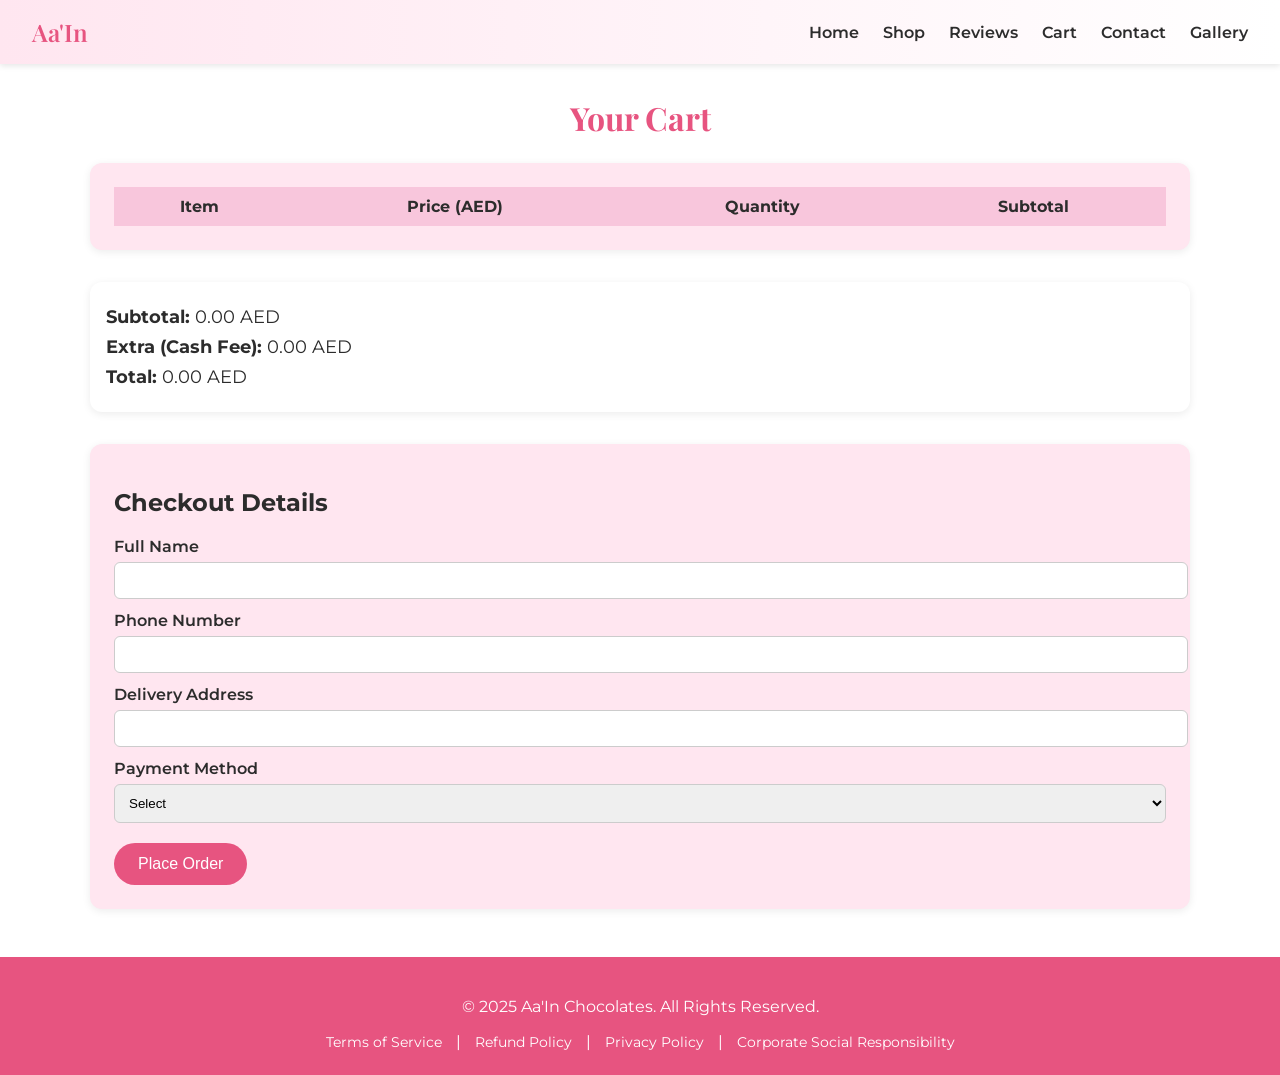
<file: cart.html>
<!doctype html>
<html lang="en">
<head>
<meta charset="utf-8">
<meta name="viewport" content="width=device-width, initial-scale=1">
<title>Your Cart - Aa'In</title>

<!-- Fonts -->
<link href="https://fonts.googleapis.com/css2?family=Montserrat:wght@400;600&family=Playfair+Display:wght@600&display=swap" rel="stylesheet">

<style>
:root {
  --pink-light: #ffe6f0;
  --pink: #f8c6dc;
  --pink-dark: #e75480;
  --white: #ffffff;
  --text-dark: #2c2c2c;
}
body {
  margin:0;
  font-family:'Montserrat', sans-serif;
  background:var(--white);
  color:var(--text-dark);
}
header {
  background: linear-gradient(90deg, var(--pink-light), var(--white));
  display:flex;
  justify-content:space-between;
  align-items:center;
  padding:1rem 2rem;
  box-shadow:0 2px 6px rgba(0,0,0,0.1);
}
header .brand {
  font-family: 'Playfair Display', serif;
  font-size:24px;
  font-weight:600;
  color:var(--pink-dark);
}
nav a {
  margin-left:20px;
  text-decoration:none;
  color:var(--text-dark);
  font-weight:600;
  position:relative;
}
nav a::after {
  content:"";
  position:absolute;
  width:0%;
  height:2px;
  bottom:-4px;
  left:0;
  background:var(--pink-dark);
  transition:width .3s ease;
}
nav a:hover::after { width:100%; }

.container {
  max-width:1100px;
  margin:2rem auto;
  padding:0 1rem;
}
h1 {
  text-align:center;
  font-family:'Playfair Display', serif;
  margin-bottom:1.5rem;
  color:var(--pink-dark);
}
.cart-items {
  background:var(--pink-light);
  padding:1.5rem;
  border-radius:12px;
  box-shadow:0 2px 8px rgba(0,0,0,0.08);
  margin-bottom:2rem;
}
.cart-items table {
  width:100%;
  border-collapse:collapse;
}
.cart-items th, .cart-items td {
  padding:10px;
  text-align:center;
}
.cart-items th {
  background:var(--pink);
}
.cart-items td {
  border-bottom:1px solid #ddd;
}
.total-box {
  background:var(--white);
  padding:1rem;
  border-radius:12px;
  box-shadow:0 2px 8px rgba(0,0,0,0.08);
  margin-bottom:2rem;
}
.total-box p {
  font-size:18px;
  margin:8px 0;
}
form {
  background:var(--pink-light);
  padding:1.5rem;
  border-radius:12px;
  box-shadow:0 2px 8px rgba(0,0,0,0.08);
}
form label {
  display:block;
  margin-top:12px;
  font-weight:600;
}
form input, form select {
  width:100%;
  padding:10px;
  margin-top:6px;
  border:1px solid #ccc;
  border-radius:6px;
}
.payment-extra {
  display:none;
  margin-top:10px;
}
button.checkout-btn {
  margin-top:20px;
  padding:12px 24px;
  background:var(--pink-dark);
  border:none;
  color:var(--white);
  border-radius:30px;
  font-size:16px;
  cursor:pointer;
  transition:background 0.3s ease;
}
button.checkout-btn:hover { background:#b93a63; }

footer {
  background: var(--pink-dark);
  color: var(--white);
  text-align:center;
  padding:1.5rem;
  margin-top:3rem;
}
footer a {
  color:var(--white);
  margin:0 10px;
  text-decoration:none;
  font-size:14px;
}
footer a:hover { text-decoration:underline; }
</style>
</head>
<body>
<header>
  <div class="brand">Aa'In</div>
  <nav>
    <a href="index.html">Home</a>
    <a href="shop.html">Shop</a>
    <a href="reviews.html">Reviews</a>
    <a href="cart.html">Cart</a>
    <a href="contact.html">Contact</a>
    <a href="gallery.html">Gallery</a>
  </nav>
</header>

<div class="container">
  <h1>Your Cart</h1>
  
  <div class="cart-items">
    <table id="cartTable">
      <thead>
        <tr>
          <th>Item</th>
          <th>Price (AED)</th>
          <th>Quantity</th>
          <th>Subtotal</th>
        </tr>
      </thead>
      <tbody></tbody>
    </table>
  </div>
  
  <div class="total-box">
    <p><strong>Subtotal:</strong> <span id="subtotal">0</span> AED</p>
    <p><strong>Extra (Cash Fee):</strong> <span id="extra">0</span> AED</p>
    <p><strong>Total:</strong> <span id="total">0</span> AED</p>
  </div>
  
  <form id="checkoutForm">
    <h2>Checkout Details</h2>
    
    <label for="name">Full Name</label>
    <input type="text" id="name" required>
    
    <label for="phone">Phone Number</label>
    <input type="tel" id="phone" required>
    
    <label for="address">Delivery Address</label>
    <input type="text" id="address" required>
    
    <label>Payment Method</label>
    <select id="payment" required>
      <option value="">Select</option>
      <option value="cash">Cash on Delivery (+10 AED)</option>
      <option value="card">Card</option>
    </select>
    
    <div class="payment-extra" id="cardDetails">
      <label for="cardNumber">Card Number</label>
      <input type="text" id="cardNumber">
      
      <label for="expiry">Expiry Date</label>
      <input type="text" id="expiry" placeholder="MM/YY">
      
      <label for="cvv">CVV</label>
      <input type="text" id="cvv">
    </div>
    
    <button type="submit" class="checkout-btn">Place Order</button>
  </form>
</div>

<footer>
  <p>&copy; 2025 Aa'In Chocolates. All Rights Reserved.</p>
  <div>
    <a href="#">Terms of Service</a> | 
    <a href="#">Refund Policy</a> | 
    <a href="#">Privacy Policy</a> | 
    <a href="#">Corporate Social Responsibility</a>
  </div>
</footer>

<script>
// Load cart from localStorage
function loadCart() {
  const cart = JSON.parse(localStorage.getItem("cart")) || [];
  const tbody = document.querySelector("#cartTable tbody");
  tbody.innerHTML = "";
  let subtotal = 0;

  cart.forEach(item => {
    const qty = item.qty && !isNaN(item.qty) ? parseInt(item.qty) : 1; // fallback
    const price = parseFloat(item.price) || 0;
    const sub = price * qty;
    subtotal += sub;

    const row = document.createElement("tr");
    row.innerHTML = `
      <td>${item.name || "Unknown Item"}</td>
      <td>${price.toFixed(2)}</td>
      <td>${qty}</td>
      <td>${sub.toFixed(2)}</td>
    `;
    tbody.appendChild(row);
  });

  document.getElementById("subtotal").textContent = subtotal.toFixed(2);
  updateTotal();
}

function updateTotal() {
  const subtotal = parseFloat(document.getElementById("subtotal").textContent) || 0;
  const payment = document.getElementById("payment").value;
  let extra = 0;
  if (payment === "cash") { extra = 10; }
  document.getElementById("extra").textContent = extra.toFixed(2);
  document.getElementById("total").textContent = (subtotal + extra).toFixed(2);
}

document.getElementById("payment").addEventListener("change", e=>{
  if (e.target.value === "card") {
    document.getElementById("cardDetails").style.display = "block";
  } else {
    document.getElementById("cardDetails").style.display = "none";
  }
  updateTotal();
});

document.getElementById("checkoutForm").addEventListener("submit", e=>{
  e.preventDefault();
  alert("Order placed successfully! Thank you for shopping with Aa'In.");
  localStorage.removeItem("cart");
  loadCart();
  e.target.reset();
  updateTotal();
});

window.addEventListener("load", loadCart);
</script>
</body>
</html>
</file>
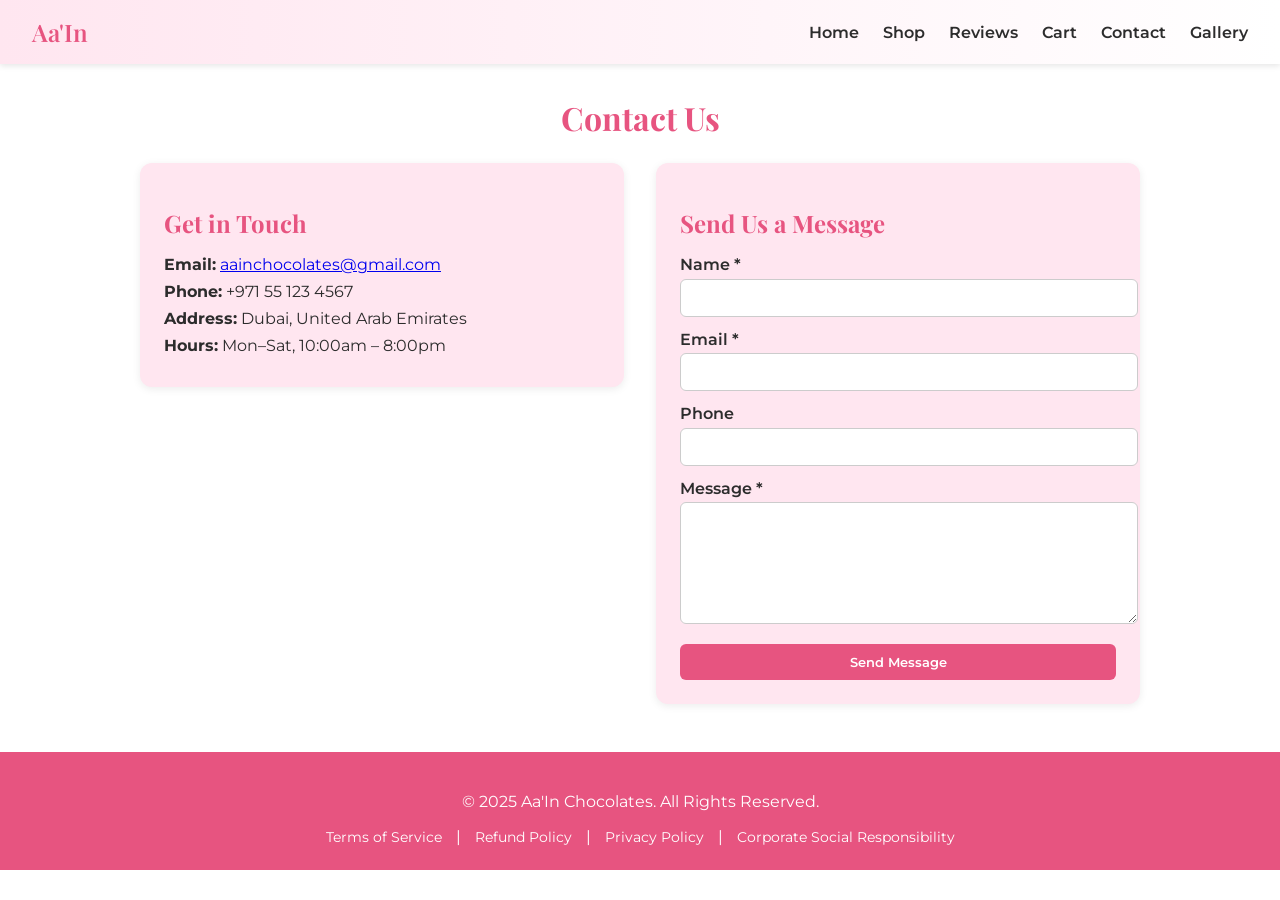
<file: contact.html>
<!doctype html>
<html lang="en">
<head>
<meta charset="utf-8">
<meta name="viewport" content="width=device-width, initial-scale=1">
<title>Contact Us - Aa'In</title>

<!-- Fonts -->
<link href="https://fonts.googleapis.com/css2?family=Montserrat:wght@400;600&family=Playfair+Display:wght@600&display=swap" rel="stylesheet">

<style>
:root {
  --pink-light: #ffe6f0;
  --pink: #f8c6dc;
  --pink-dark: #e75480;
  --white: #ffffff;
  --text-dark: #2c2c2c;
}

body {
  margin:0;
  font-family:'Montserrat', sans-serif;
  background:var(--white);
  color:var(--text-dark);
}

header {
  background: linear-gradient(90deg, var(--pink-light), var(--white));
  display:flex;
  justify-content:space-between;
  align-items:center;
  padding:1rem 2rem;
  box-shadow:0 2px 6px rgba(0,0,0,0.1);
}
header .brand {
  font-family: 'Playfair Display', serif;
  font-size:24px;
  font-weight:600;
  color:var(--pink-dark);
}
nav a {
  margin-left:20px;
  text-decoration:none;
  color:var(--text-dark);
  font-weight:600;
  position:relative;
}
nav a::after {
  content:"";
  position:absolute;
  width:0%;
  height:2px;
  bottom:-4px;
  left:0;
  background:var(--pink-dark);
  transition:width .3s ease;
}
nav a:hover::after { width:100%; }

.container {
  max-width:1000px;
  margin:2rem auto;
  padding:0 1rem;
}
h1 {
  text-align:center;
  font-family:'Playfair Display', serif;
  margin-bottom:1.5rem;
  color:var(--pink-dark);
}

.contact-grid {
  display:grid;
  grid-template-columns:repeat(auto-fit,minmax(300px,1fr));
  gap:2rem;
  align-items:start;
}

.contact-info {
  background:var(--pink-light);
  padding:1.5rem;
  border-radius:12px;
  box-shadow:0 2px 8px rgba(0,0,0,0.08);
}
.contact-info h2 {
  font-family:'Playfair Display', serif;
  margin-bottom:1rem;
  color:var(--pink-dark);
}
.contact-info p {
  margin:0.5rem 0;
}

form {
  background:var(--pink-light);
  padding:1.5rem;
  border-radius:12px;
  box-shadow:0 2px 8px rgba(0,0,0,0.08);
}
form h2 {
  font-family:'Playfair Display', serif;
  margin-bottom:1rem;
  color:var(--pink-dark);
}
form label {
  display:block;
  margin-top:0.8rem;
  font-weight:600;
}
form input, form textarea, form button {
  width:100%;
  padding:10px;
  margin-top:0.3rem;
  border:1px solid #ccc;
  border-radius:6px;
  font-family:'Montserrat', sans-serif;
}
form textarea { resize:vertical; min-height:100px; }
form button {
  background:var(--pink-dark);
  color:var(--white);
  border:none;
  margin-top:1rem;
  cursor:pointer;
  font-weight:600;
  transition:background 0.3s ease;
}
form button:hover { background:#b93a63; }

/* Notification */
.notification {
  position:fixed;
  bottom:20px;
  left:50%;
  transform:translateX(-50%) translateY(40px);
  background:var(--pink-dark);
  color:var(--white);
  padding:12px 20px;
  border-radius:8px;
  box-shadow:0 2px 6px rgba(0,0,0,0.2);
  opacity:0;
  pointer-events:none;
  transition:all 0.4s ease;
  z-index:1000;
}
.notification.show {
  opacity:1;
  transform:translateX(-50%) translateY(0);
  pointer-events:auto;
}

footer {
  background: var(--pink-dark);
  color: var(--white);
  text-align:center;
  padding:1.5rem;
  margin-top:3rem;
}
footer a {
  color:var(--white);
  margin:0 10px;
  text-decoration:none;
  font-size:14px;
}
footer a:hover { text-decoration:underline; }
</style>
</head>
<body>
<header>
  <div class="brand">Aa'In</div>
  <nav>
    <a href="index.html">Home</a>
    <a href="shop.html">Shop</a>
    <a href="reviews.html">Reviews</a>
    <a href="cart.html">Cart</a>
    <a href="contact.html">Contact</a>
    <a href="gallery.html">Gallery</a>
  </nav>
</header>

<div class="container">
  <h1>Contact Us</h1>

  <div class="contact-grid">
    <div class="contact-info">
      <h2>Get in Touch</h2>
      <p><strong>Email:</strong> <a href="mailto:aainchocolates@gmail.com">aainchocolates@gmail.com</a></p>
      <p><strong>Phone:</strong> +971 55 123 4567</p>
      <p><strong>Address:</strong> Dubai, United Arab Emirates</p>
      <p><strong>Hours:</strong> Mon–Sat, 10:00am – 8:00pm</p>
    </div>

    <form id="contactForm">
      <h2>Send Us a Message</h2>
      <label for="name">Name *</label>
      <input type="text" id="name" required>
      
      <label for="email">Email *</label>
      <input type="email" id="email" required>
      
      <label for="phone">Phone</label>
      <input type="tel" id="phone">
      
      <label for="message">Message *</label>
      <textarea id="message" required></textarea>
      
      <button type="submit">Send Message</button>
    </form>
  </div>
</div>

<div class="notification" id="notification"></div>

<footer>
  <p>&copy; 2025 Aa'In Chocolates. All Rights Reserved.</p>
  <div>
    <a href="#">Terms of Service</a> | 
    <a href="#">Refund Policy</a> | 
    <a href="#">Privacy Policy</a> | 
    <a href="#">Corporate Social Responsibility</a>
  </div>
</footer>

<script>
document.addEventListener("DOMContentLoaded", () => {
  const form = document.getElementById("contactForm");
  const notification = document.getElementById("notification");

  function showNotification(message) {
    notification.textContent = message;
    notification.classList.add("show");
    setTimeout(() => {
      notification.classList.remove("show");
    }, 2500);
  }

  form.addEventListener("submit", (e) => {
    e.preventDefault();

    const name = document.getElementById("name").value.trim();
    const email = document.getElementById("email").value.trim();
    const phone = document.getElementById("phone").value.trim();
    const message = document.getElementById("message").value.trim();

    if (!name || !email || !message) {
      showNotification("Please fill in all required fields.");
      return;
    }

    // Save locally (for demo; replace with backend/email later)
    let submissions = JSON.parse(localStorage.getItem("contactSubmissions")) || [];
    submissions.push({ name, email, phone, message, date: new Date().toISOString() });
    localStorage.setItem("contactSubmissions", JSON.stringify(submissions));

    form.reset();
    showNotification("Thank you! Your message has been sent.");
  });
});
</script>
</body>
</html>
</file>
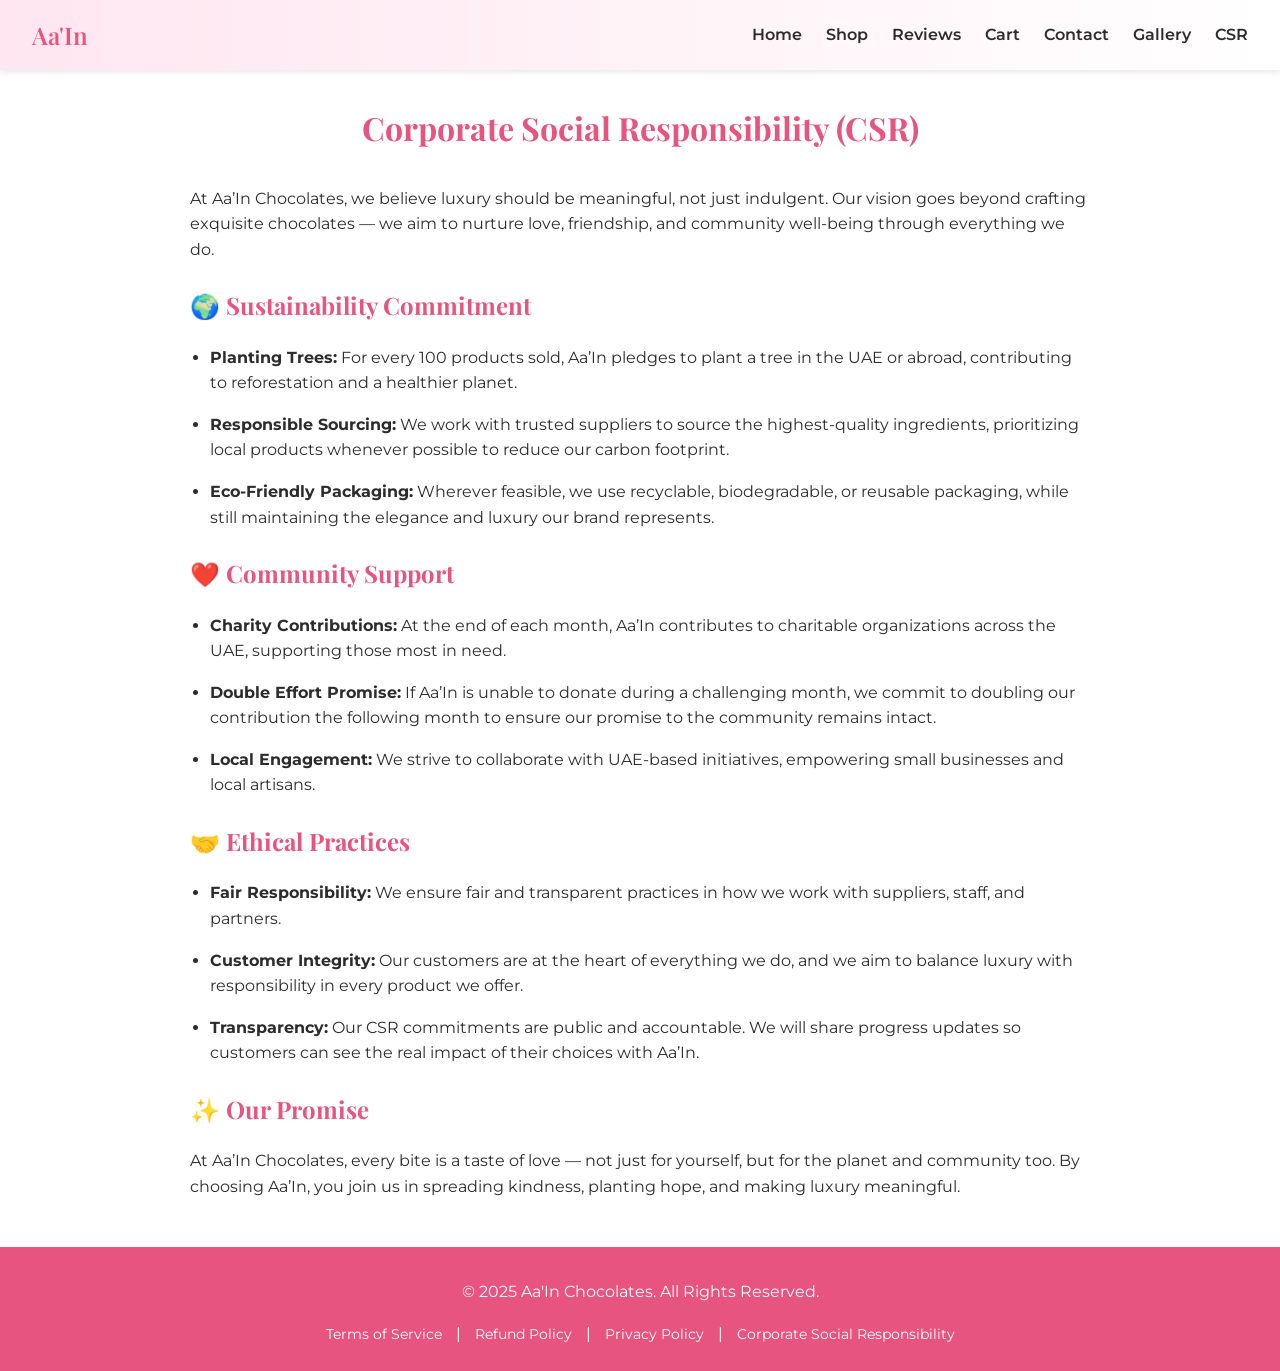
<file: csr.html>
<!doctype html>
<html lang="en">
<head>
<meta charset="utf-8">
<meta name="viewport" content="width=device-width, initial-scale=1">
<title>Corporate Social Responsibility - Aa'In</title>

<!-- Fonts -->
<link href="https://fonts.googleapis.com/css2?family=Montserrat:wght@400;600&family=Playfair+Display:wght@600&display=swap" rel="stylesheet">

<style>
:root {
  --pink-light: #ffe6f0;
  --pink: #f8c6dc;
  --pink-dark: #e75480;
  --white: #ffffff;
  --text-dark: #2c2c2c;
}

body {
  margin:0;
  font-family:'Montserrat', sans-serif;
  background:var(--white);
  color:var(--text-dark);
  line-height:1.6;
}

header {
  background: linear-gradient(90deg, var(--pink-light), var(--white));
  display:flex;
  justify-content:space-between;
  align-items:center;
  padding:1rem 2rem;
  box-shadow:0 2px 6px rgba(0,0,0,0.1);
}
header .brand {
  font-family: 'Playfair Display', serif;
  font-size:24px;
  font-weight:600;
  color:var(--pink-dark);
}
nav a {
  margin-left:20px;
  text-decoration:none;
  color:var(--text-dark);
  font-weight:600;
  position:relative;
}
nav a::after {
  content:"";
  position:absolute;
  width:0%;
  height:2px;
  bottom:-4px;
  left:0;
  background:var(--pink-dark);
  transition:width .3s ease;
}
nav a:hover::after { width:100%; }

.container {
  max-width:900px;
  margin:2rem auto;
  padding:0 1rem;
}
h1 {
  text-align:center;
  font-family:'Playfair Display', serif;
  margin-bottom:2rem;
  color:var(--pink-dark);
}
h2 {
  font-family:'Playfair Display', serif;
  color:var(--pink-dark);
  margin-top:1.5rem;
}
p, ul, li {
  margin:0.5rem 0 1rem 0;
}
ul { padding-left:20px; }

footer {
  background: var(--pink-dark);
  color: var(--white);
  text-align:center;
  padding:1.5rem;
  margin-top:3rem;
}
footer a {
  color:var(--white);
  margin:0 10px;
  text-decoration:none;
  font-size:14px;
}
footer a:hover { text-decoration:underline; }
</style>
</head>
<body>
<header>
  <div class="brand">Aa'In</div>
  <nav>
    <a href="index.html">Home</a>
    <a href="shop.html">Shop</a>
    <a href="reviews.html">Reviews</a>
    <a href="cart.html">Cart</a>
    <a href="contact.html">Contact</a>
    <a href="gallery.html">Gallery</a>
    <a href="csr.html">CSR</a>
  </nav>
</header>

<div class="container">
  <h1>Corporate Social Responsibility (CSR)</h1>

  <p>At Aa’In Chocolates, we believe luxury should be meaningful, not just indulgent. Our vision goes beyond crafting exquisite chocolates — we aim to nurture love, friendship, and community well-being through everything we do.</p>

  <h2>🌍 Sustainability Commitment</h2>
  <ul>
    <li><strong>Planting Trees:</strong> For every 100 products sold, Aa’In pledges to plant a tree in the UAE or abroad, contributing to reforestation and a healthier planet.</li>
    <li><strong>Responsible Sourcing:</strong> We work with trusted suppliers to source the highest-quality ingredients, prioritizing local products whenever possible to reduce our carbon footprint.</li>
    <li><strong>Eco-Friendly Packaging:</strong> Wherever feasible, we use recyclable, biodegradable, or reusable packaging, while still maintaining the elegance and luxury our brand represents.</li>
  </ul>

  <h2>❤️ Community Support</h2>
  <ul>
    <li><strong>Charity Contributions:</strong> At the end of each month, Aa’In contributes to charitable organizations across the UAE, supporting those most in need.</li>
    <li><strong>Double Effort Promise:</strong> If Aa’In is unable to donate during a challenging month, we commit to doubling our contribution the following month to ensure our promise to the community remains intact.</li>
    <li><strong>Local Engagement:</strong> We strive to collaborate with UAE-based initiatives, empowering small businesses and local artisans.</li>
  </ul>

  <h2>🤝 Ethical Practices</h2>
  <ul>
    <li><strong>Fair Responsibility:</strong> We ensure fair and transparent practices in how we work with suppliers, staff, and partners.</li>
    <li><strong>Customer Integrity:</strong> Our customers are at the heart of everything we do, and we aim to balance luxury with responsibility in every product we offer.</li>
    <li><strong>Transparency:</strong> Our CSR commitments are public and accountable. We will share progress updates so customers can see the real impact of their choices with Aa’In.</li>
  </ul>

  <h2>✨ Our Promise</h2>
  <p>At Aa’In Chocolates, every bite is a taste of love — not just for yourself, but for the planet and community too. By choosing Aa’In, you join us in spreading kindness, planting hope, and making luxury meaningful.</p>
</div>

<footer>
  <p>&copy; 2025 Aa'In Chocolates. All Rights Reserved.</p>
  <div>
    <a href="terms.html">Terms of Service</a> | 
    <a href="refund.html">Refund Policy</a> | 
    <a href="privacy.html">Privacy Policy</a> | 
    <a href="csr.html">Corporate Social Responsibility</a>
  </div>
</footer>
</body>
</html>
</file>
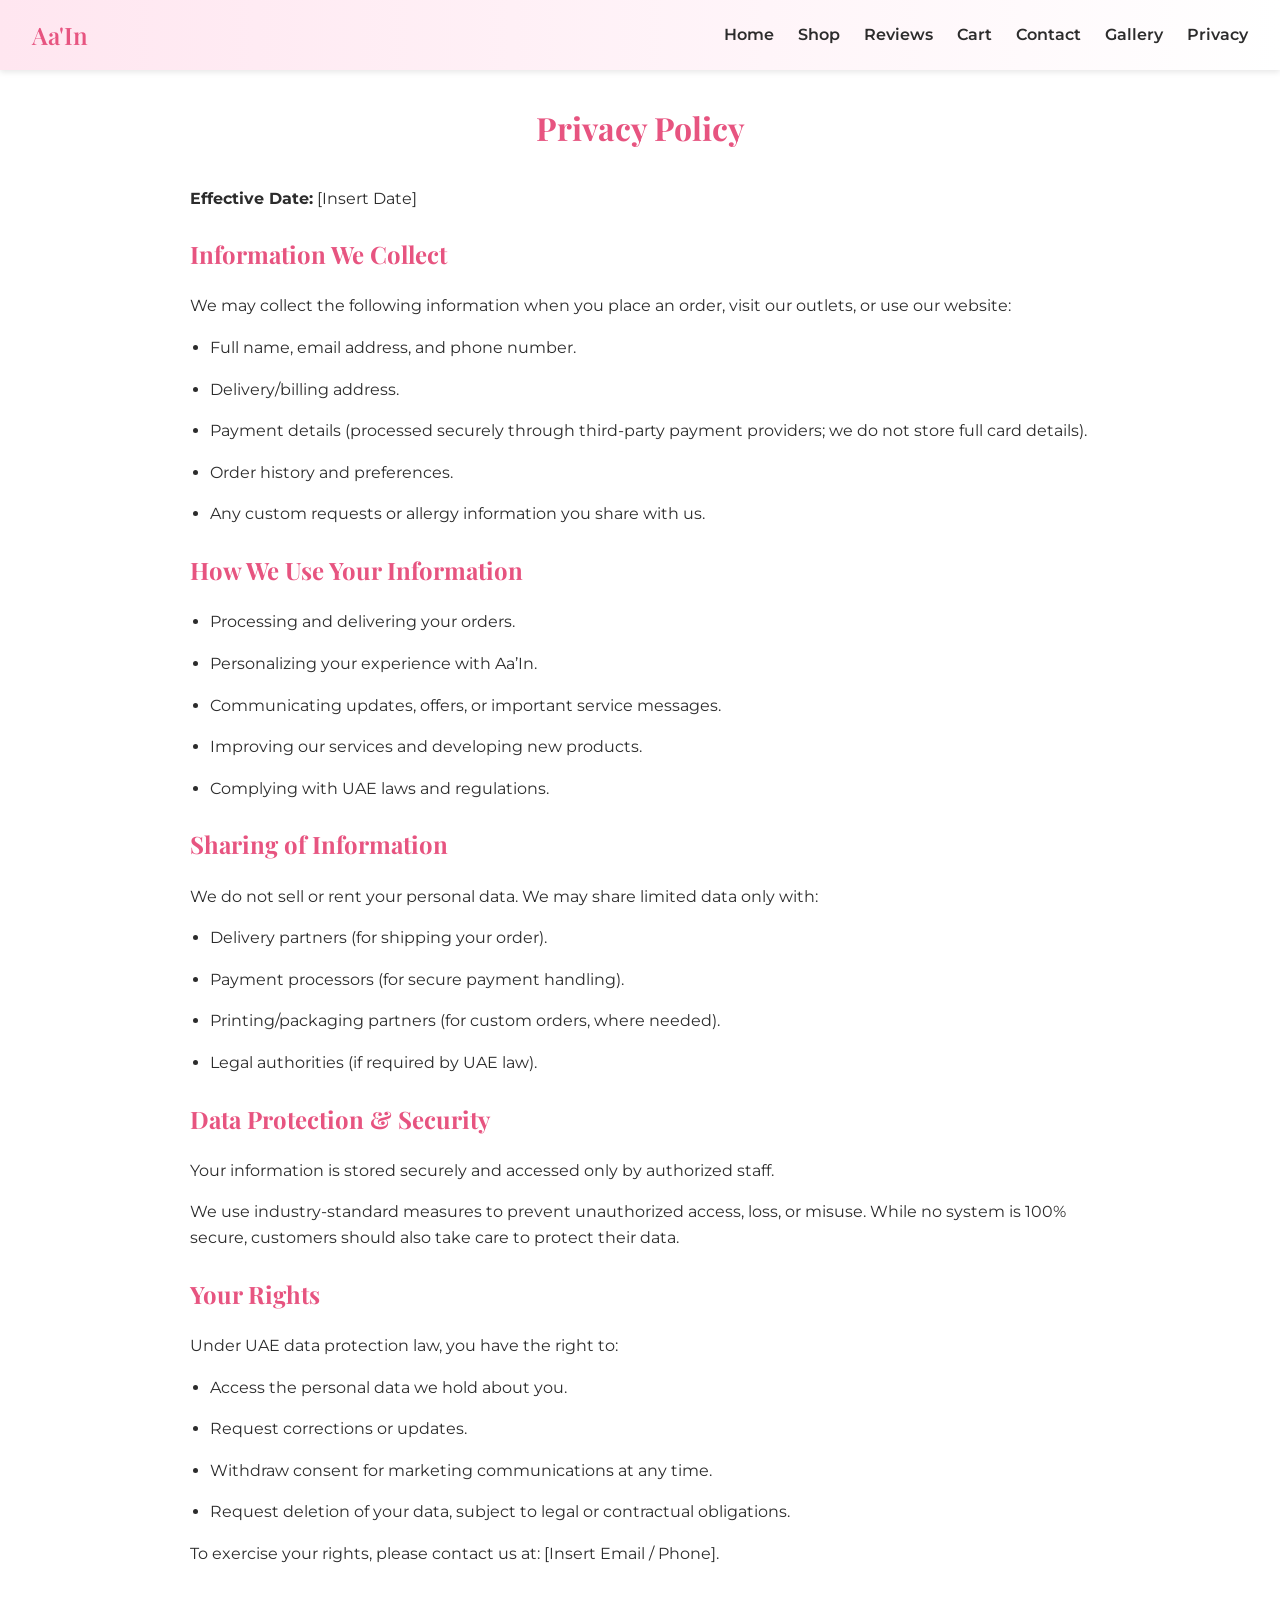
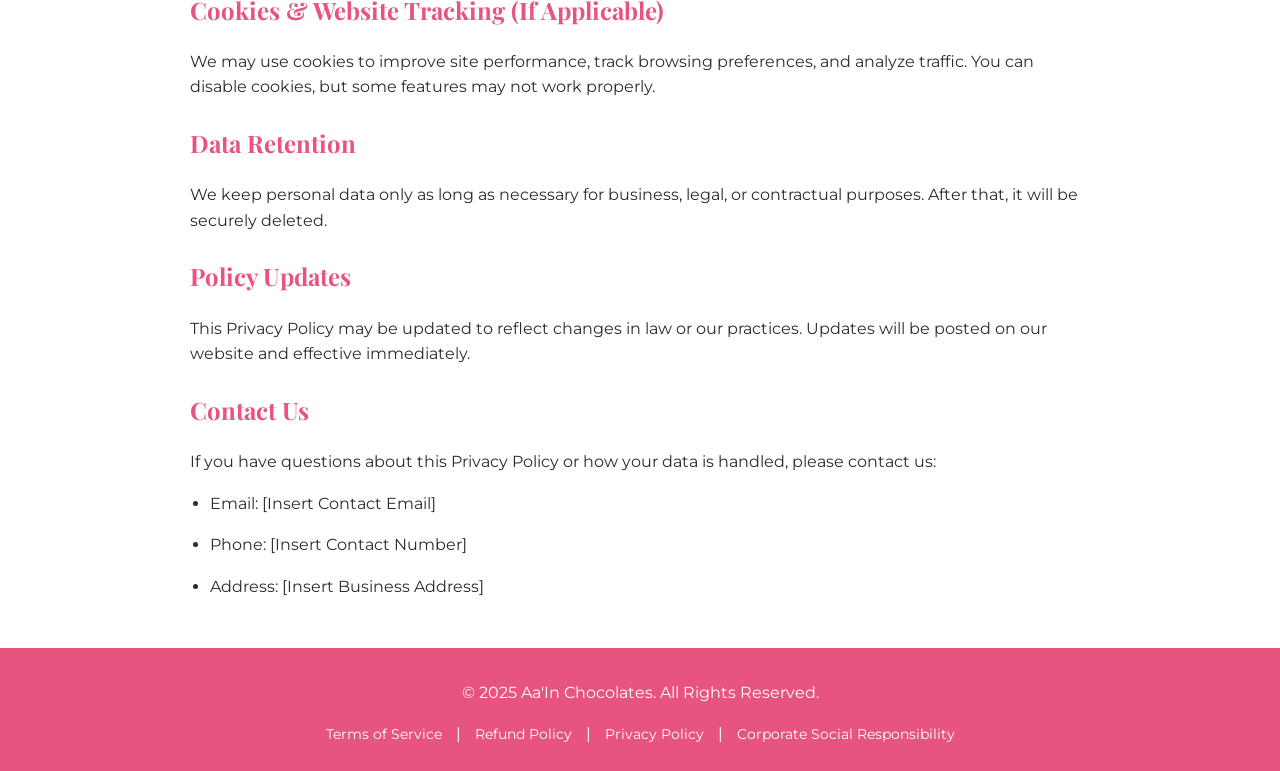
<file: privacy.html>
<!doctype html>
<html lang="en">
<head>
<meta charset="utf-8">
<meta name="viewport" content="width=device-width, initial-scale=1">
<title>Privacy Policy - Aa'In</title>

<!-- Fonts -->
<link href="https://fonts.googleapis.com/css2?family=Montserrat:wght@400;600&family=Playfair+Display:wght@600&display=swap" rel="stylesheet">

<style>
:root {
  --pink-light: #ffe6f0;
  --pink: #f8c6dc;
  --pink-dark: #e75480;
  --white: #ffffff;
  --text-dark: #2c2c2c;
}

body {
  margin:0;
  font-family:'Montserrat', sans-serif;
  background:var(--white);
  color:var(--text-dark);
  line-height:1.6;
}

header {
  background: linear-gradient(90deg, var(--pink-light), var(--white));
  display:flex;
  justify-content:space-between;
  align-items:center;
  padding:1rem 2rem;
  box-shadow:0 2px 6px rgba(0,0,0,0.1);
}
header .brand {
  font-family: 'Playfair Display', serif;
  font-size:24px;
  font-weight:600;
  color:var(--pink-dark);
}
nav a {
  margin-left:20px;
  text-decoration:none;
  color:var(--text-dark);
  font-weight:600;
  position:relative;
}
nav a::after {
  content:"";
  position:absolute;
  width:0%;
  height:2px;
  bottom:-4px;
  left:0;
  background:var(--pink-dark);
  transition:width .3s ease;
}
nav a:hover::after { width:100%; }

.container {
  max-width:900px;
  margin:2rem auto;
  padding:0 1rem;
}
h1 {
  text-align:center;
  font-family:'Playfair Display', serif;
  margin-bottom:2rem;
  color:var(--pink-dark);
}
h2 {
  font-family:'Playfair Display', serif;
  color:var(--pink-dark);
  margin-top:1.5rem;
}
p, ul, li {
  margin:0.5rem 0 1rem 0;
}
ul { padding-left:20px; }

footer {
  background: var(--pink-dark);
  color: var(--white);
  text-align:center;
  padding:1.5rem;
  margin-top:3rem;
}
footer a {
  color:var(--white);
  margin:0 10px;
  text-decoration:none;
  font-size:14px;
}
footer a:hover { text-decoration:underline; }
</style>
</head>
<body>
<header>
  <div class="brand">Aa'In</div>
  <nav>
    <a href="index.html">Home</a>
    <a href="shop.html">Shop</a>
    <a href="reviews.html">Reviews</a>
    <a href="cart.html">Cart</a>
    <a href="contact.html">Contact</a>
    <a href="gallery.html">Gallery</a>
    <a href="privacy.html">Privacy</a>
  </nav>
</header>

<div class="container">
  <h1>Privacy Policy</h1>
  <p><strong>Effective Date:</strong> [Insert Date]</p>

  <h2>Information We Collect</h2>
  <p>We may collect the following information when you place an order, visit our outlets, or use our website:</p>
  <ul>
    <li>Full name, email address, and phone number.</li>
    <li>Delivery/billing address.</li>
    <li>Payment details (processed securely through third-party payment providers; we do not store full card details).</li>
    <li>Order history and preferences.</li>
    <li>Any custom requests or allergy information you share with us.</li>
  </ul>

  <h2>How We Use Your Information</h2>
  <ul>
    <li>Processing and delivering your orders.</li>
    <li>Personalizing your experience with Aa’In.</li>
    <li>Communicating updates, offers, or important service messages.</li>
    <li>Improving our services and developing new products.</li>
    <li>Complying with UAE laws and regulations.</li>
  </ul>

  <h2>Sharing of Information</h2>
  <p>We do not sell or rent your personal data. We may share limited data only with:</p>
  <ul>
    <li>Delivery partners (for shipping your order).</li>
    <li>Payment processors (for secure payment handling).</li>
    <li>Printing/packaging partners (for custom orders, where needed).</li>
    <li>Legal authorities (if required by UAE law).</li>
  </ul>

  <h2>Data Protection & Security</h2>
  <p>Your information is stored securely and accessed only by authorized staff.</p>
  <p>We use industry-standard measures to prevent unauthorized access, loss, or misuse. While no system is 100% secure, customers should also take care to protect their data.</p>

  <h2>Your Rights</h2>
  <p>Under UAE data protection law, you have the right to:</p>
  <ul>
    <li>Access the personal data we hold about you.</li>
    <li>Request corrections or updates.</li>
    <li>Withdraw consent for marketing communications at any time.</li>
    <li>Request deletion of your data, subject to legal or contractual obligations.</li>
  </ul>
  <p>To exercise your rights, please contact us at: [Insert Email / Phone].</p>

  <h2>Cookies & Website Tracking (If Applicable)</h2>
  <p>We may use cookies to improve site performance, track browsing preferences, and analyze traffic. You can disable cookies, but some features may not work properly.</p>

  <h2>Data Retention</h2>
  <p>We keep personal data only as long as necessary for business, legal, or contractual purposes. After that, it will be securely deleted.</p>

  <h2>Policy Updates</h2>
  <p>This Privacy Policy may be updated to reflect changes in law or our practices. Updates will be posted on our website and effective immediately.</p>

  <h2>Contact Us</h2>
  <p>If you have questions about this Privacy Policy or how your data is handled, please contact us:</p>
  <ul>
    <li>Email: [Insert Contact Email]</li>
    <li>Phone: [Insert Contact Number]</li>
    <li>Address: [Insert Business Address]</li>
  </ul>
</div>

<footer>
  <p>&copy; 2025 Aa'In Chocolates. All Rights Reserved.</p>
  <div>
    <a href="terms.html">Terms of Service</a> | 
    <a href="refund.html">Refund Policy</a> | 
    <a href="privacy.html">Privacy Policy</a> | 
    <a href="csr.html">Corporate Social Responsibility</a>
  </div>
</footer>
</body>
</html>
</file>
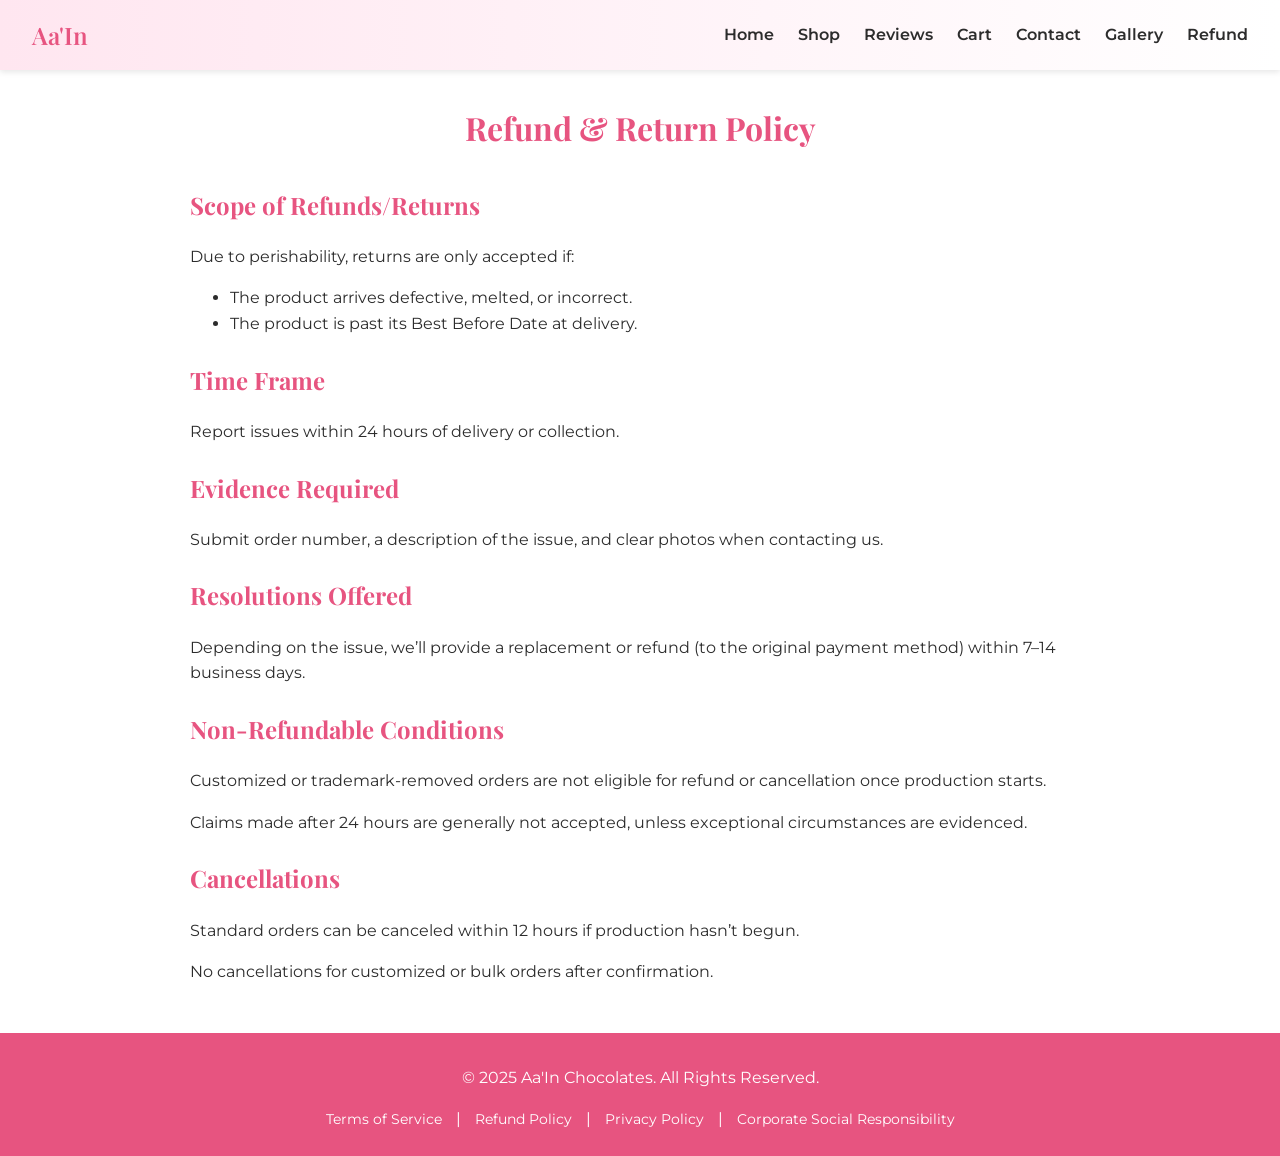
<file: refund.html>
<!doctype html>
<html lang="en">
<head>
<meta charset="utf-8">
<meta name="viewport" content="width=device-width, initial-scale=1">
<title>Refund & Return Policy - Aa'In</title>

<!-- Fonts -->
<link href="https://fonts.googleapis.com/css2?family=Montserrat:wght@400;600&family=Playfair+Display:wght@600&display=swap" rel="stylesheet">

<style>
:root {
  --pink-light: #ffe6f0;
  --pink: #f8c6dc;
  --pink-dark: #e75480;
  --white: #ffffff;
  --text-dark: #2c2c2c;
}

body {
  margin:0;
  font-family:'Montserrat', sans-serif;
  background:var(--white);
  color:var(--text-dark);
  line-height:1.6;
}

header {
  background: linear-gradient(90deg, var(--pink-light), var(--white));
  display:flex;
  justify-content:space-between;
  align-items:center;
  padding:1rem 2rem;
  box-shadow:0 2px 6px rgba(0,0,0,0.1);
}
header .brand {
  font-family: 'Playfair Display', serif;
  font-size:24px;
  font-weight:600;
  color:var(--pink-dark);
}
nav a {
  margin-left:20px;
  text-decoration:none;
  color:var(--text-dark);
  font-weight:600;
  position:relative;
}
nav a::after {
  content:"";
  position:absolute;
  width:0%;
  height:2px;
  bottom:-4px;
  left:0;
  background:var(--pink-dark);
  transition:width .3s ease;
}
nav a:hover::after { width:100%; }

.container {
  max-width:900px;
  margin:2rem auto;
  padding:0 1rem;
}
h1 {
  text-align:center;
  font-family:'Playfair Display', serif;
  margin-bottom:2rem;
  color:var(--pink-dark);
}
h2 {
  font-family:'Playfair Display', serif;
  color:var(--pink-dark);
  margin-top:1.5rem;
}
p {
  margin:0.5rem 0 1rem 0;
}

footer {
  background: var(--pink-dark);
  color: var(--white);
  text-align:center;
  padding:1.5rem;
  margin-top:3rem;
}
footer a {
  color:var(--white);
  margin:0 10px;
  text-decoration:none;
  font-size:14px;
}
footer a:hover { text-decoration:underline; }
</style>
</head>
<body>
<header>
  <div class="brand">Aa'In</div>
  <nav>
    <a href="index.html">Home</a>
    <a href="shop.html">Shop</a>
    <a href="reviews.html">Reviews</a>
    <a href="cart.html">Cart</a>
    <a href="contact.html">Contact</a>
    <a href="gallery.html">Gallery</a>
    <a href="refund.html">Refund</a>
  </nav>
</header>

<div class="container">
  <h1>Refund & Return Policy</h1>

  <h2>Scope of Refunds/Returns</h2>
  <p>Due to perishability, returns are only accepted if:</p>
  <ul>
    <li>The product arrives defective, melted, or incorrect.</li>
    <li>The product is past its Best Before Date at delivery.</li>
  </ul>

  <h2>Time Frame</h2>
  <p>Report issues within 24 hours of delivery or collection.</p>

  <h2>Evidence Required</h2>
  <p>Submit order number, a description of the issue, and clear photos when contacting us.</p>

  <h2>Resolutions Offered</h2>
  <p>Depending on the issue, we’ll provide a replacement or refund (to the original payment method) within 7–14 business days.</p>

  <h2>Non-Refundable Conditions</h2>
  <p>Customized or trademark-removed orders are not eligible for refund or cancellation once production starts.</p>
  <p>Claims made after 24 hours are generally not accepted, unless exceptional circumstances are evidenced.</p>

  <h2>Cancellations</h2>
  <p>Standard orders can be canceled within 12 hours if production hasn’t begun.</p>
  <p>No cancellations for customized or bulk orders after confirmation.</p>
</div>

<footer>
  <p>&copy; 2025 Aa'In Chocolates. All Rights Reserved.</p>
  <div>
    <a href="terms.html">Terms of Service</a> | 
    <a href="refund.html">Refund Policy</a> | 
    <a href="privacy.html">Privacy Policy</a> | 
    <a href="#">Corporate Social Responsibility</a>
  </div>
</footer>
</body>
</html>
</file>
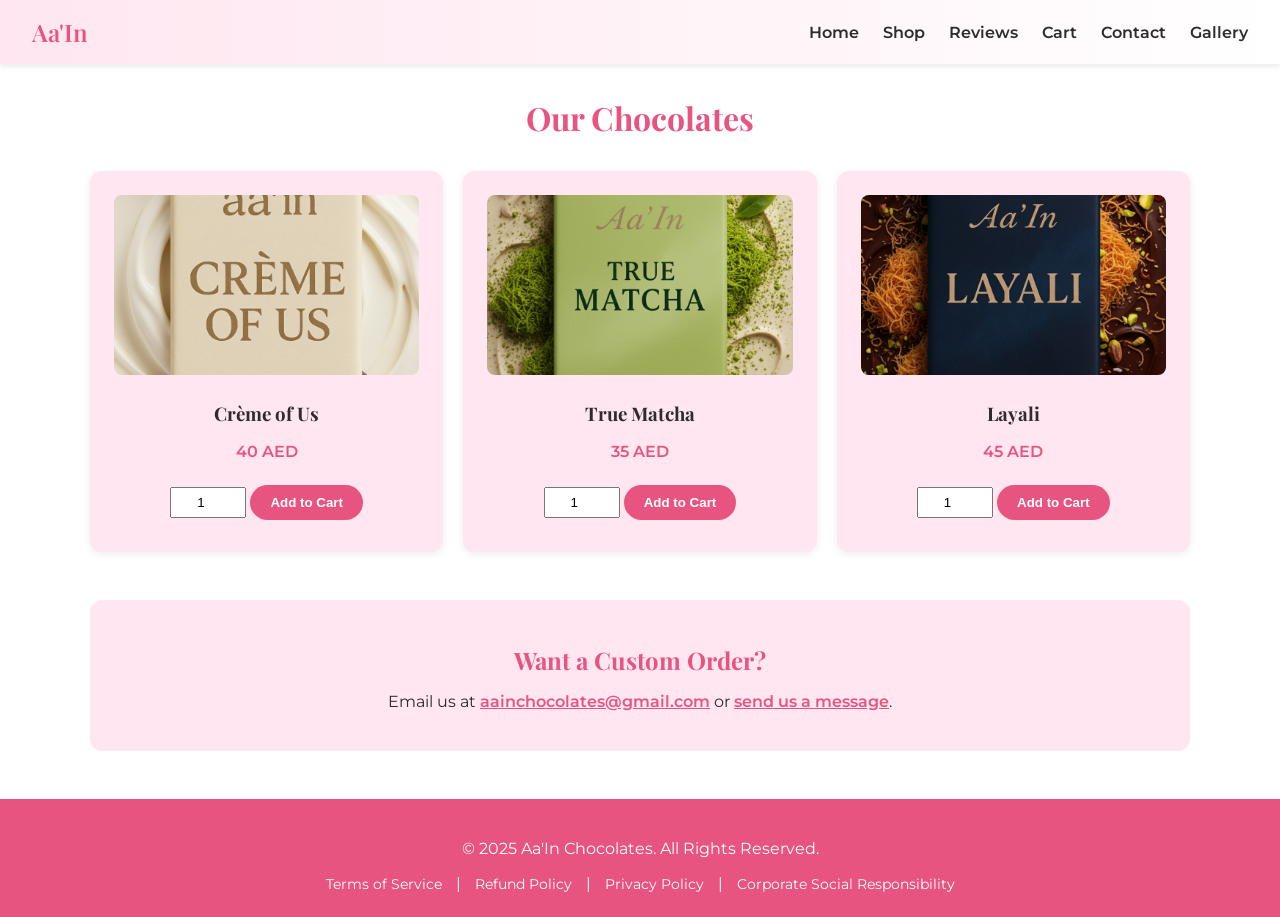
<file: shop.html>
<!doctype html>
<html lang="en">
<head>
<meta charset="utf-8">
<meta name="viewport" content="width=device-width, initial-scale=1">
<title>Shop - Aa'In</title>

<!-- Fonts -->
<link href="https://fonts.googleapis.com/css2?family=Montserrat:wght@400;600&family=Playfair+Display:wght@600&display=swap" rel="stylesheet">

<style>
:root {
  --pink-light: #ffe6f0;
  --pink: #f8c6dc;
  --pink-dark: #e75480;
  --white: #ffffff;
  --text-dark: #2c2c2c;
}
body {
  margin:0;
  font-family:'Montserrat', sans-serif;
  background:var(--white);
  color:var(--text-dark);
}
header {
  background: linear-gradient(90deg, var(--pink-light), var(--white));
  display:flex;
  justify-content:space-between;
  align-items:center;
  padding:1rem 2rem;
  box-shadow:0 2px 6px rgba(0,0,0,0.1);
}
header .brand {
  font-family: 'Playfair Display', serif;
  font-size:24px;
  font-weight:600;
  color:var(--pink-dark);
}
nav a {
  margin-left:20px;
  text-decoration:none;
  color:var(--text-dark);
  font-weight:600;
  position:relative;
}
nav a::after {
  content:"";
  position:absolute;
  width:0%;
  height:2px;
  bottom:-4px;
  left:0;
  background:var(--pink-dark);
  transition:width .3s ease;
}
nav a:hover::after { width:100%; }

.container {
  max-width:1100px;
  margin:2rem auto;
  padding:0 1rem;
}
h1 {
  text-align:center;
  font-family:'Playfair Display', serif;
  margin-bottom:2rem;
  color:var(--pink-dark);
}
.products {
  display:grid;
  grid-template-columns:repeat(auto-fit,minmax(250px,1fr));
  gap:20px;
}
.product-card {
  background:var(--pink-light);
  padding:1.5rem;
  border-radius:12px;
  box-shadow:0 2px 8px rgba(0,0,0,0.08);
  text-align:center;
}
.product-card img {
  width:100%;
  max-height:180px;
  object-fit:cover;
  border-radius:8px;
  margin-bottom:12px;
}
.product-card h3 {
  font-family:'Playfair Display', serif;
  margin:10px 0;
}
.price {
  font-weight:600;
  color:var(--pink-dark);
}
.quantity {
  width:60px;
  padding:6px;
  margin:10px 0;
  text-align:center;
}
button.add-to-cart {
  background:var(--pink-dark);
  color:var(--white);
  border:none;
  padding:10px 20px;
  border-radius:20px;
  cursor:pointer;
  font-weight:600;
  transition:background 0.3s ease;
}
button.add-to-cart:hover { background:#b93a63; }

/* ✅ Notification fixed */
.notification {
  position:fixed;
  bottom:20px;
  left:50%;
  transform:translateX(-50%) translateY(40px);
  background:var(--pink-dark);
  color:var(--white);
  padding:12px 20px;
  border-radius:8px;
  box-shadow:0 2px 6px rgba(0,0,0,0.2);
  opacity:0;
  pointer-events:none; /* prevent blocking clicks when hidden */
  transition:all 0.4s ease;
  z-index:1000;
}
.notification.show {
  opacity:1;
  transform:translateX(-50%) translateY(0);
  pointer-events:auto; /* active only while visible */
}

.custom-order {
  margin-top:3rem;
  padding:1.5rem;
  background:var(--pink-light);
  border-radius:12px;
  text-align:center;
}
.custom-order h2 {
  font-family:'Playfair Display', serif;
  margin-bottom:1rem;
  color:var(--pink-dark);
}
.custom-order a {
  color:var(--pink-dark);
  font-weight:600;
}

footer {
  background: var(--pink-dark);
  color: var(--white);
  text-align:center;
  padding:1.5rem;
  margin-top:3rem;
}
footer a {
  color:var(--white);
  margin:0 10px;
  text-decoration:none;
  font-size:14px;
}
footer a:hover { text-decoration:underline; }
</style>
</head>
<body>
<header>
  <div class="brand">Aa'In</div>
  <nav>
    <a href="index.html">Home</a>
    <a href="shop.html">Shop</a>
    <a href="reviews.html">Reviews</a>
    <a href="cart.html">Cart</a>
    <a href="contact.html">Contact</a>
    <a href="gallery.html">Gallery</a>
  </nav>
</header>

<div class="container">
  <h1>Our Chocolates</h1>
  
  <div class="products">
    <div class="product-card">
      <img src="cremeofus.png" alt="Crème of Us">
      <h3>Crème of Us</h3>
      <p class="price">40 AED</p>
      <input type="number" class="quantity" value="1" min="1">
      <button class="add-to-cart">Add to Cart</button>
    </div>
    <div class="product-card">
      <img src="truematcha.png" alt="True Matcha">
      <h3>True Matcha</h3>
      <p class="price">35 AED</p>
      <input type="number" class="quantity" value="1" min="1">
      <button class="add-to-cart">Add to Cart</button>
    </div>
    <div class="product-card">
      <img src="layali.png" alt="Layali">
      <h3>Layali</h3>
      <p class="price">45 AED</p>
      <input type="number" class="quantity" value="1" min="1">
      <button class="add-to-cart">Add to Cart</button>
    </div>
  </div>

  <div class="custom-order">
    <h2>Want a Custom Order?</h2>
    <p>Email us at <a href="mailto:aainchocolates@gmail.com">aainchocolates@gmail.com</a> or <a href="contact.html">send us a message</a>.</p>
  </div>
</div>

<div class="notification" id="notification"></div>

<footer>
  <p>&copy; 2025 Aa'In Chocolates. All Rights Reserved.</p>
  <div>
    <a href="#">Terms of Service</a> | 
    <a href="#">Refund Policy</a> | 
    <a href="#">Privacy Policy</a> | 
    <a href="#">Corporate Social Responsibility</a>
  </div>
</footer>

<script>
document.addEventListener("DOMContentLoaded", () => {
  const addToCartButtons = document.querySelectorAll(".add-to-cart");
  const notification = document.getElementById("notification");

  function showNotification(message) {
    notification.textContent = message;
    notification.classList.add("show");
    setTimeout(() => {
      notification.classList.remove("show");
    }, 2500);
  }

  addToCartButtons.forEach(btn => {
    btn.addEventListener("click", () => {
      const productCard = btn.closest(".product-card");
      const name = productCard.querySelector("h3").textContent.trim();
      const price = parseFloat(productCard.querySelector(".price").textContent.replace("AED", "").trim()) || 0;
      const qtyInput = productCard.querySelector(".quantity");
      const qty = qtyInput && !isNaN(qtyInput.value) && qtyInput.value > 0 ? parseInt(qtyInput.value) : 1;

      let cart = JSON.parse(localStorage.getItem("cart")) || [];

      const existingItem = cart.find(item => item.name === name && item.price === price);
      if (existingItem) {
        existingItem.qty += qty;
      } else {
        cart.push({ name, price, qty });
      }

      localStorage.setItem("cart", JSON.stringify(cart));

      showNotification(`${qty} × ${name} added to cart`);
    });
  });
});
</script>
</body>
</html>
</file>
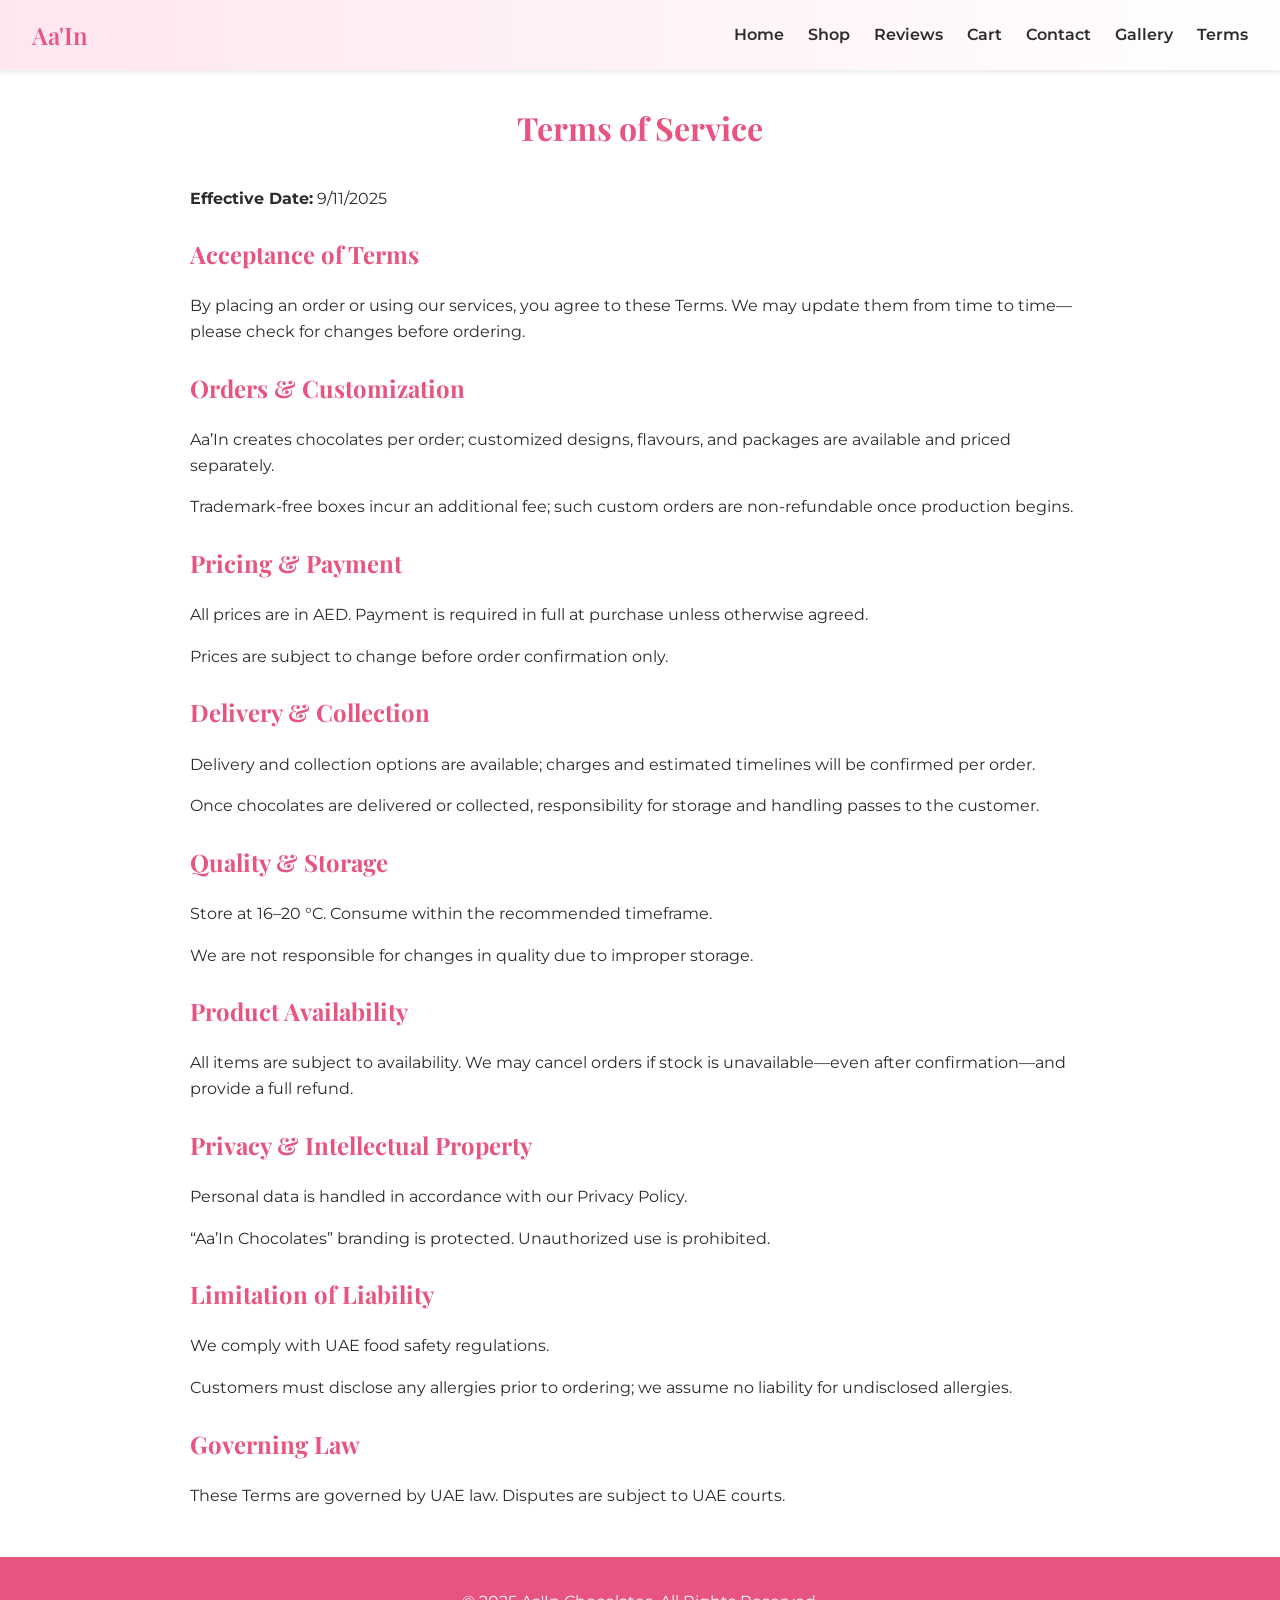
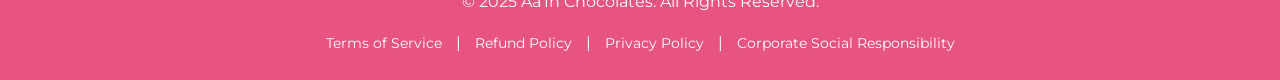
<file: terms.html>
<!doctype html>
<html lang="en">
<head>
<meta charset="utf-8">
<meta name="viewport" content="width=device-width, initial-scale=1">
<title>Terms of Service - Aa'In</title>

<!-- Fonts -->
<link href="https://fonts.googleapis.com/css2?family=Montserrat:wght@400;600&family=Playfair+Display:wght@600&display=swap" rel="stylesheet">

<style>
:root {
  --pink-light: #ffe6f0;
  --pink: #f8c6dc;
  --pink-dark: #e75480;
  --white: #ffffff;
  --text-dark: #2c2c2c;
}

body {
  margin:0;
  font-family:'Montserrat', sans-serif;
  background:var(--white);
  color:var(--text-dark);
  line-height:1.6;
}

header {
  background: linear-gradient(90deg, var(--pink-light), var(--white));
  display:flex;
  justify-content:space-between;
  align-items:center;
  padding:1rem 2rem;
  box-shadow:0 2px 6px rgba(0,0,0,0.1);
}
header .brand {
  font-family: 'Playfair Display', serif;
  font-size:24px;
  font-weight:600;
  color:var(--pink-dark);
}
nav a {
  margin-left:20px;
  text-decoration:none;
  color:var(--text-dark);
  font-weight:600;
  position:relative;
}
nav a::after {
  content:"";
  position:absolute;
  width:0%;
  height:2px;
  bottom:-4px;
  left:0;
  background:var(--pink-dark);
  transition:width .3s ease;
}
nav a:hover::after { width:100%; }

.container {
  max-width:900px;
  margin:2rem auto;
  padding:0 1rem;
}
h1 {
  text-align:center;
  font-family:'Playfair Display', serif;
  margin-bottom:2rem;
  color:var(--pink-dark);
}
h2 {
  font-family:'Playfair Display', serif;
  color:var(--pink-dark);
  margin-top:1.5rem;
}
p {
  margin:0.5rem 0 1rem 0;
}

footer {
  background: var(--pink-dark);
  color: var(--white);
  text-align:center;
  padding:1.5rem;
  margin-top:3rem;
}
footer a {
  color:var(--white);
  margin:0 10px;
  text-decoration:none;
  font-size:14px;
}
footer a:hover { text-decoration:underline; }
</style>
</head>
<body>
<header>
  <div class="brand">Aa'In</div>
  <nav>
    <a href="index.html">Home</a>
    <a href="shop.html">Shop</a>
    <a href="reviews.html">Reviews</a>
    <a href="cart.html">Cart</a>
    <a href="contact.html">Contact</a>
    <a href="gallery.html">Gallery</a>
    <a href="terms.html">Terms</a>
  </nav>
</header>

<div class="container">
  <h1>Terms of Service</h1>

  <p><strong>Effective Date:</strong> 9/11/2025</p>

  <h2>Acceptance of Terms</h2>
  <p>By placing an order or using our services, you agree to these Terms. We may update them from time to time—please check for changes before ordering.</p>

  <h2>Orders & Customization</h2>
  <p>Aa’In creates chocolates per order; customized designs, flavours, and packages are available and priced separately.</p>
  <p>Trademark-free boxes incur an additional fee; such custom orders are non-refundable once production begins.</p>

  <h2>Pricing & Payment</h2>
  <p>All prices are in AED. Payment is required in full at purchase unless otherwise agreed.</p>
  <p>Prices are subject to change before order confirmation only.</p>

  <h2>Delivery & Collection</h2>
  <p>Delivery and collection options are available; charges and estimated timelines will be confirmed per order.</p>
  <p>Once chocolates are delivered or collected, responsibility for storage and handling passes to the customer.</p>

  <h2>Quality & Storage</h2>
  <p>Store at 16–20 °C. Consume within the recommended timeframe.</p>
  <p>We are not responsible for changes in quality due to improper storage.</p>

  <h2>Product Availability</h2>
  <p>All items are subject to availability. We may cancel orders if stock is unavailable—even after confirmation—and provide a full refund.</p>

  <h2>Privacy & Intellectual Property</h2>
  <p>Personal data is handled in accordance with our Privacy Policy.</p>
  <p>“Aa’In Chocolates” branding is protected. Unauthorized use is prohibited.</p>

  <h2>Limitation of Liability</h2>
  <p>We comply with UAE food safety regulations.</p>
  <p>Customers must disclose any allergies prior to ordering; we assume no liability for undisclosed allergies.</p>

  <h2>Governing Law</h2>
  <p>These Terms are governed by UAE law. Disputes are subject to UAE courts.</p>
</div>

<footer>
  <p>&copy; 2025 Aa'In Chocolates. All Rights Reserved.</p>
  <div>
    <a href="#">Terms of Service</a> | 
    <a href="#">Refund Policy</a> | 
    <a href="#">Privacy Policy</a> | 
    <a href="#">Corporate Social Responsibility</a>
  </div>
</footer>
</body>
</html>
</file>
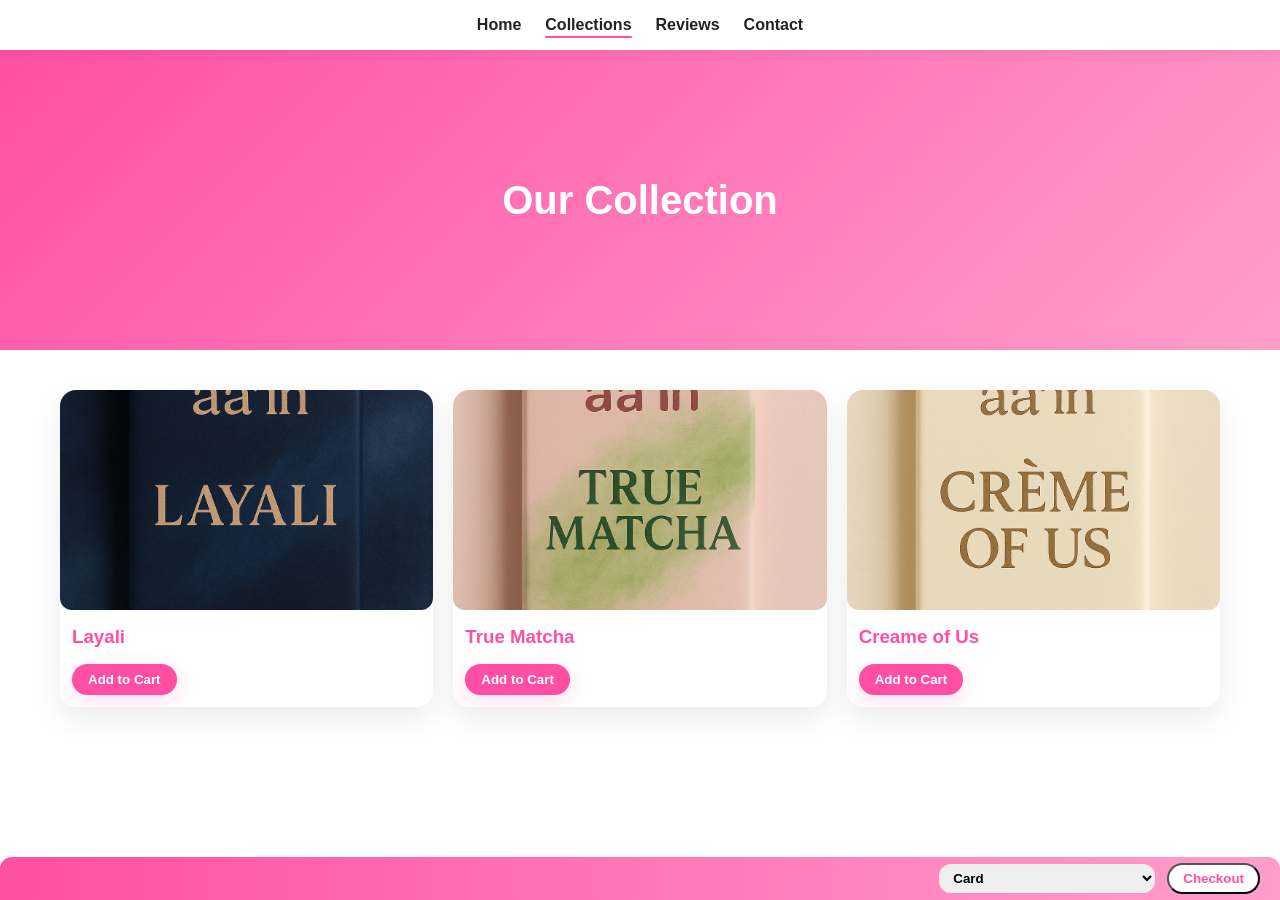
<file: html/collections.html>
<!DOCTYPE html>
<html lang="en">
<head>
  <meta charset="UTF-8">
  <meta name="viewport" content="width=device-width, initial-scale=1.0">
  <title>Aa'In - Our Collection</title>
  <link rel="stylesheet" href="../css/collections.css">
</head>
<body>

  <!-- Navigation -->
  <header class="nav-header">
    <nav class="nav-bar">
      <a href="index.html" class="nav-link">Home</a>
      <a href="collections.html" class="nav-link active">Collections</a>
      <a href="reviews.html" class="nav-link">Reviews</a>
      <a href="contact.html" class="nav-link">Contact</a>
    </nav>
  </header>

  <!-- Hero Section -->
  <section class="hero">
    <div class="hero-content">
      <h2>Our Collection</h2>
    </div>
  </section>

  <!-- Collections Grid -->
  <section class="collections-section">
    <div class="container">
      <div class="collections-grid">

        <!-- Layali -->
        <div class="collection-card" data-title="Layali" data-price="45 AED" data-desc="Layali is a premium dark chocolate, rich in flavor and perfect for chocolate lovers seeking deep cocoa taste.">
          <div class="card-border">
            <img src="../assets/layali.jpg" alt="Layali">
          </div>
          <div class="card-body">
            <h3>Layali</h3>
            <p class="desc">Rich dark chocolate with pistachio cream, saffron, and rose water.</p>
            <button class="btn add-to-cart" data-title="Layali" data-price="45 AED">Add to Cart</button>
          </div>
        </div>

        <!-- True Matcha -->
        <div class="collection-card" data-title="True Matcha" data-price="50 AED" data-desc="True Matcha combines high-quality matcha powder with creamy chocolate, creating a unique, refreshing flavor loved by connoisseurs.">
          <div class="card-border">
            <img src="../assets/truematcha.jpg" alt="True Matcha">
          </div>
          <div class="card-body">
            <h3>True Matcha</h3>
            <p class="desc">Earthy matcha meets creamy white chocolate</p>
            <button class="btn add-to-cart" data-title="True Matcha" data-price="50 AED">Add to Cart</button>
          </div>
        </div>

        <!-- Creame of Us -->
        <div class="collection-card" data-title="Creame of Us" data-price="55 AED" data-desc="Creame of Us is crafted with smooth French crème, offering a luxurious melt-in-your-mouth chocolate experience.">
          <div class="card-border">
            <img src="../assets/creameofus.jpg" alt="Creame of Us">
          </div>
          <div class="card-body">
            <h3>Creame of Us</h3>
            <p class="desc">Velvety white chocolate custard with a hint of vanilla</p>
            <button class="btn add-to-cart" data-title="Creame of Us" data-price="55 AED">Add to Cart</button>
          </div>
        </div>

      </div>
    </div>
  </section>

  <!-- Checkout Bar -->
  <div class="checkout-bar">
    <ul class="cart-list"></ul>
    <div class="cart-summary"></div>
    <select class="payment-method">
      <option value="card">Card</option>
      <option value="cash">Cash on Delivery (+10 AED)</option>
    </select>
    <button class="btn checkout-btn">Checkout</button>
  </div>

  <!-- Toast -->
  <div class="toast"></div>

  <!-- Card Details Pop-up -->
  <div class="card-popup hidden">
    <div class="card-popup-inner">
      <h3>Enter Card Details</h3>
      <input type="text" class="card-number" placeholder="Card Number (16 digits)" maxlength="19">
      <input type="text" class="card-expiry" placeholder="MM/YY">
      <button class="btn card-submit">Pay</button>
      <button class="btn card-close">X</button>
    </div>
  </div>

  <script src="../js/collections.js"></script>
</body>
</html>
</file>
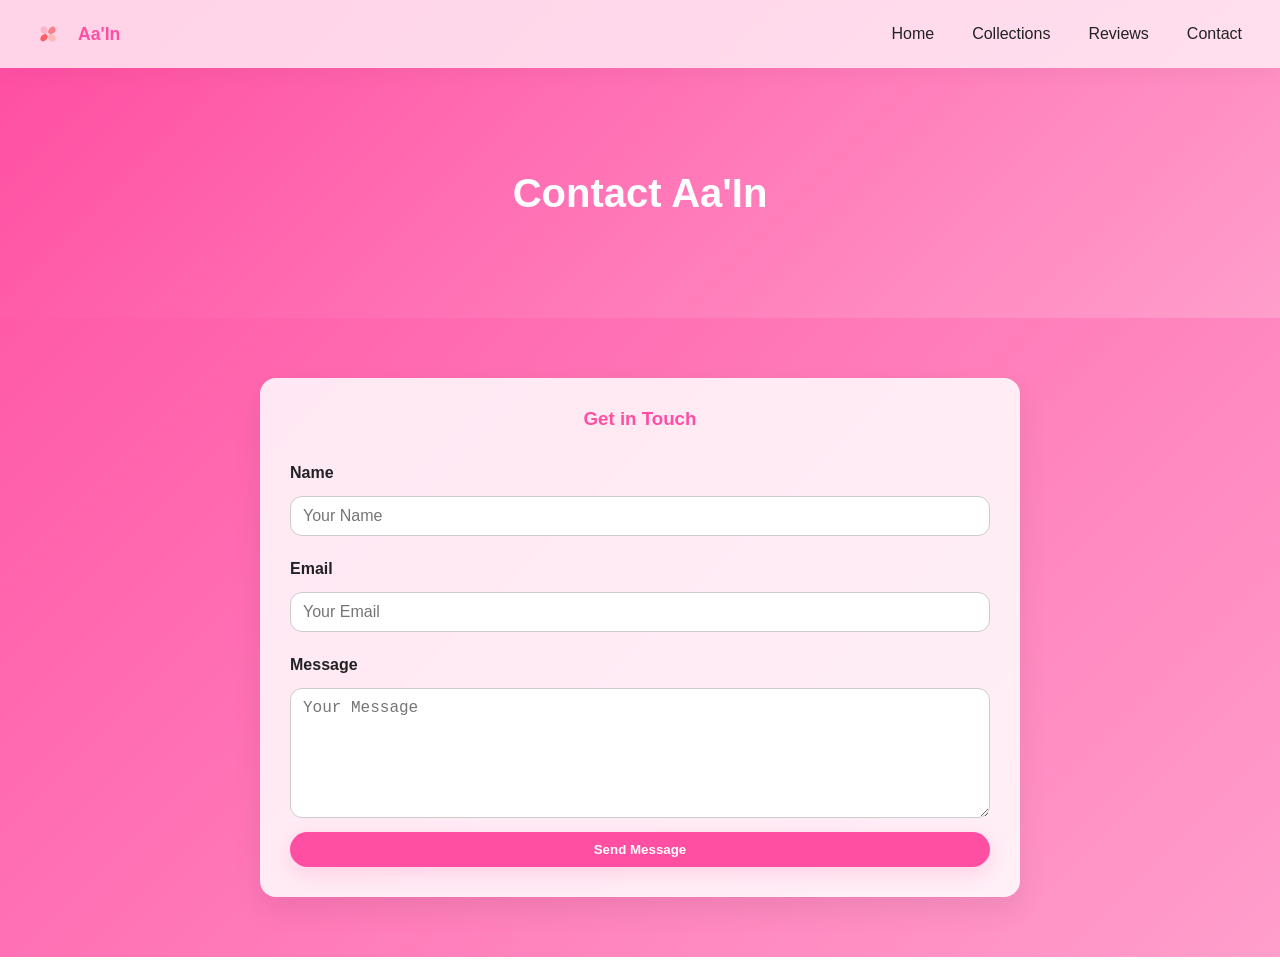
<file: html/contact.html>
<!DOCTYPE html>
<html lang="en">
<head>
<meta charset="UTF-8">
<meta name="viewport" content="width=device-width, initial-scale=1.0">
<title>Aa'In Contact</title>
<link rel="stylesheet" href="../css/contact.css">
</head>
<body>

<header class="site-header">
  <div class="brand">
    <img src="../assets/logo.png" alt="Aa'In" class="brand-logo">
    <span class="brand-name">Aa'In</span>
  </div>
  <nav class="site-nav">
    <a href="index.html" class="nav-link">Home</a>
    <a href="collections.html" class="nav-link">Collections</a>
    <a href="reviews.html" class="nav-link">Reviews</a>
    <a href="contact.html" class="nav-link">Contact</a>
  </nav>
</header>

<section class="hero">
  <div class="hero-content">
    <h2>Contact Aa'In</h2>
  </div>
</section>

<main class="container">
  <form class="contact-form">
    <h3>Get in Touch</h3>
    <label>Name</label>
    <input type="text" id="name" placeholder="Your Name" required>
    <label>Email</label>
    <input type="email" id="email" placeholder="Your Email" required>
    <label>Message</label>
    <textarea id="message" rows="6" placeholder="Your Message" required></textarea>
    <button type="submit" class="btn submit-btn">Send Message</button>
  </form>
</main>

<div class="toast"></div>

<script src="../js/contact.js"></script>
</body>
</html>
</file>
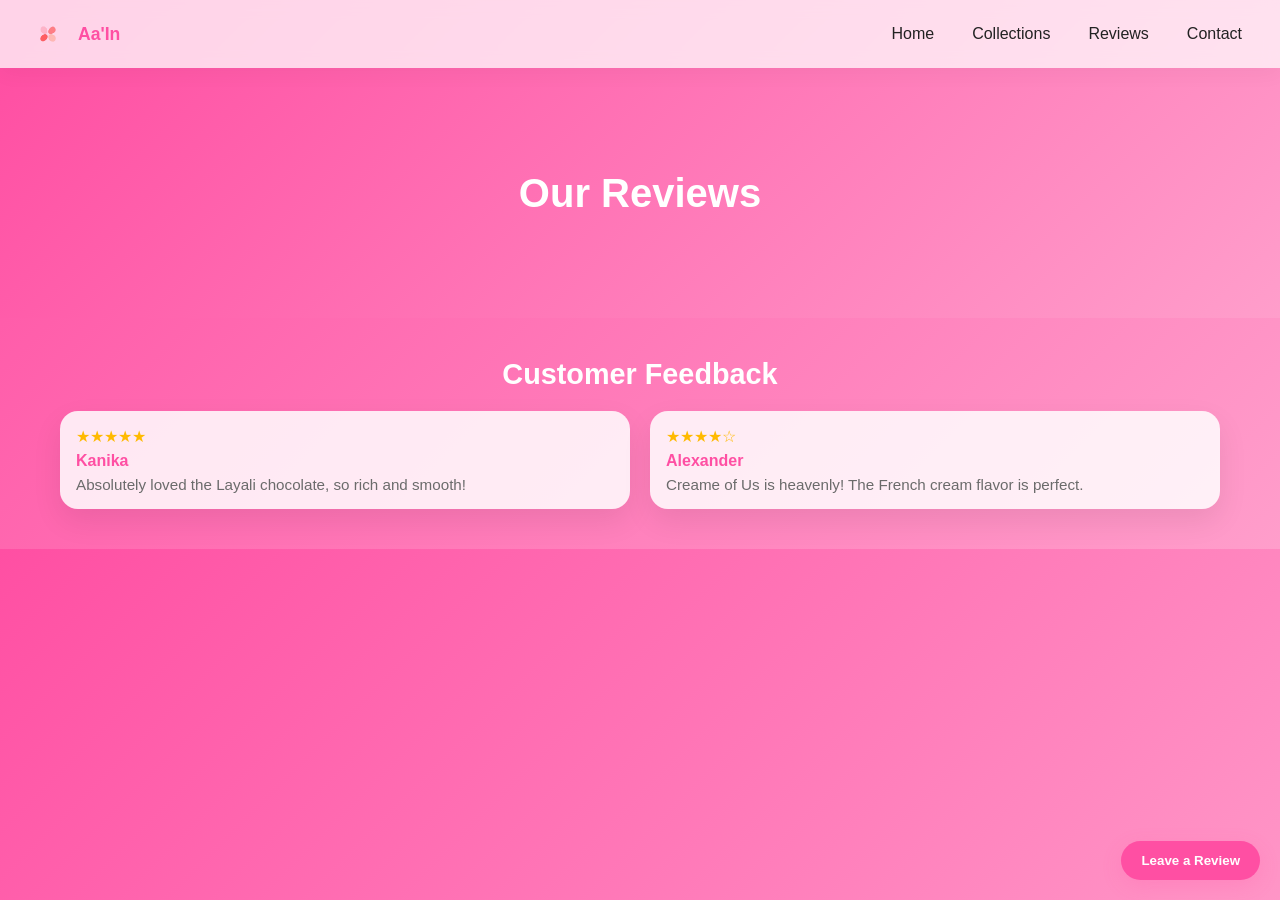
<file: html/reviews.html>
<!DOCTYPE html>
<html lang="en">
<head>
  <meta charset="UTF-8">
  <meta name="viewport" content="width=device-width, initial-scale=1.0">
  <title>Aa'In Reviews</title>
  <link rel="stylesheet" href="../css/reviews.css">
  <link rel="icon" href="../assets/logo.png" type="image/png">
</head>
<body>

  <!-- Site Header -->
  <header class="site-header">
    <div class="brand">
      <img src="../assets/logo.png" alt="Aa'In Logo" class="brand-logo">
      <span class="brand-name">Aa'In</span>
    </div>
    <nav class="site-nav">
      <a href="index.html" class="nav-link">Home</a>
      <a href="collections.html" class="nav-link">Collections</a>
      <a href="reviews.html" class="nav-link">Reviews</a>
      <a href="contact.html" class="nav-link">Contact</a>
    </nav>
  </header>

  <!-- Hero -->
  <section class="hero">
    <div class="hero-content">
      <h2>Our Reviews</h2>
    </div>
  </section>

  <!-- Reviews Section -->
  <section class="container">
    <h3 class="section-title">Customer Feedback</h3>
    <div class="reviews-grid">
      <!-- Example review -->
      <div class="review-card">
        <div class="review-stars">★★★★★</div>
        <h4 class="reviewer-name">Kanika</h4>
        <p class="review-text">Absolutely loved the Layali chocolate, so rich and smooth!</p>
      </div>
      <div class="review-card">
        <div class="review-stars">★★★★☆</div>
        <h4 class="reviewer-name">Alexander</h4>
        <p class="review-text">Creame of Us is heavenly! The French cream flavor is perfect.</p>
      </div>
    </div>
  </section>

  <!-- Leave a Review Button -->
  <button class="btn leave-review-btn">Leave a Review</button>

  <!-- Review Popup -->
  <div class="review-popup hidden">
    <div class="review-popup-inner">
      <h3>Leave a Review</h3>
      <input type="text" id="reviewer-name" placeholder="Your Name">
      <select id="review-rating" class="payment-method">
        <option value="">Select Rating</option>
        <option value="★☆☆☆☆">1 Star</option>
        <option value="★★☆☆☆">2 Stars</option>
        <option value="★★★☆☆">3 Stars</option>
        <option value="★★★★☆">4 Stars</option>
        <option value="★★★★★">5 Stars</option>
      </select>
      <textarea id="review-text" placeholder="Your Review" rows="3"></textarea>
      <input type="file" id="review-file">
      <div class="review-popup-buttons">
        <button class="btn submit-review-btn">Submit</button>
        <button class="btn card-close review-close">Cancel</button>
      </div>
    </div>
  </div>

  <!-- Toast -->
  <div class="toast"></div>

  <script src="../js/reviews.js"></script>
</body>
</html>
</file>
<file: css/collections.css>
:root{
  --pink: #ff4fa3;
  --pink-2: #ff9ecb;
  --white: #ffffff;
  --muted: #6b6b6b;
  --shadow: 0 12px 30px rgba(13,13,13,0.08);
  --radius: 18px;
  --max-width: 1200px;
}

/* Reset */
*{box-sizing:border-box;margin:0;padding:0;}
body{font-family:"Playfair Display","Inter",sans-serif;background:#fff;color:#222;}

/* Hero */
.hero{
  height:300px;
  display:flex;
  justify-content:center;
  align-items:center;
  background: linear-gradient(135deg,#ff4fa3,#ff9ecb);
  position:relative;
}
.hero-content h2{
  color:#fff;
  font-size:2.5rem;
  text-align:center;
  animation: breathe 2s infinite alternate;
}
@keyframes breathe{0%{transform:scale(1)}100%{transform:scale(1.05)}}

/* Navigation */
.nav-bar{
  display:flex;
  justify-content:center;
  align-items:center;
  gap:24px;
  padding:16px;
  background:#fff;
  box-shadow:0 2px 12px rgba(0,0,0,0.06);
  position:sticky;
  top:0;
  z-index:1000;
}
.nav-link{
  text-decoration:none;
  color:#222;
  font-weight:600;
  transition:.2s;
  position:relative;
}
.nav-link:hover{
  color:var(--pink);
}
.nav-link.active::after{
  content:'';
  position:absolute;
  bottom:-4px;
  left:0;
  width:100%;
  height:2px;
  background:var(--pink);
  border-radius:2px;
}

/* Collections Grid */
.container{ max-width:var(--max-width); margin:0 auto; padding:40px 20px; }
.collections-grid{
  display:grid;
  grid-template-columns: repeat(auto-fit, minmax(250px, 1fr));
  gap:20px;
}
.collection-card{
  background:var(--white);
  border-radius:16px;
  box-shadow:var(--shadow);
  overflow:hidden;
  cursor:pointer;
  transition: transform .16s ease;
  position:relative;
}
.collection-card:hover{ transform: translateY(-6px); }
.card-border img{ width:100%; height:220px; object-fit:cover; border-radius:12px; }
.card-body{ padding:12px; }
.card-body h3{ color:var(--pink); margin-bottom:6px; }
.desc{ display:none; color:var(--muted); margin-top:8px; font-size:0.95rem; }
.collection-card.expanded .desc{ display:block; animation: fadeIn 0.3s ease; }
@keyframes fadeIn{ from{opacity:0; transform:translateY(6px);} to{opacity:1; transform:translateY(0);} }

/* Add to Cart button */
.btn.add-to-cart{
  margin-top:10px;
  background: var(--pink);
  color: #fff;
  border:none;
  border-radius:999px;
  padding:8px 16px;
  font-weight:600;
  cursor:pointer;
  box-shadow:0 6px 20px rgba(255,79,163,0.18);
  transition: transform .14s ease, box-shadow .14s ease;
}
.btn.add-to-cart:hover{
  transform:translateY(-2px);
  box-shadow:0 10px 28px rgba(255,79,163,0.22);
}
.btn.add-to-cart:active{
  transform:translateY(1px) scale(.98);
  box-shadow:0 6px 20px rgba(255,79,163,0.18);
}

/* Checkout Bar */
.checkout-bar{
  position:fixed;
  bottom:0;
  left:0;
  right:0;
  background: linear-gradient(90deg,var(--pink),var(--pink-2));
  padding:6px 20px;
  display:flex;
  justify-content:flex-start;
  align-items:center;
  gap:12px;
  border-top-left-radius:12px;
  border-top-right-radius:12px;
}
.cart-list{ list-style:none; display:flex; gap:12px; margin:0; padding:0; }
.cart-list li{ background:#fff; padding:6px 12px; border-radius:12px; font-weight:600; color:#222; display:flex; align-items:center; gap:8px; }
.cart-remove{ border:0; background:transparent; color:#e44; cursor:pointer; border-radius:8px; }

/* Cart summary & checkout button */
.cart-summary{ font-weight:700; color:#fff; margin-left:auto; }
.checkout-btn{ background:#fff;color:var(--pink); border-radius:999px; padding:6px 14px; cursor:pointer; font-weight:600; transition:.2s; }
.checkout-btn:hover{ transform:translateY(-2px); box-shadow:0 6px 20px rgba(0,0,0,0.15);}
.checkout-btn:active{ transform:translateY(1px) scale(.98); }

/* Payment method dropdown */
.payment-method{ padding:6px 10px; border-radius:12px; border:none; font-weight:600; cursor:pointer; }

/* Toast notifications */
.toast{
  position:fixed; right:20px; bottom:70px; background:linear-gradient(90deg,var(--pink),var(--pink-2)); color:white; padding:10px 14px; border-radius:999px; box-shadow:var(--shadow);
  transform:translateY(20px); opacity:0; transition: transform .18s ease, opacity .18s ease; z-index:9999
}
.toast.show{ transform:translateY(0); opacity:1 }

/* Card popup */
.card-popup{
  position:fixed; inset:0; display:grid; place-items:center; background: rgba(0,0,0,0.3); z-index:9998;
}
.card-popup.hidden{ display:none; }
.card-popup-inner{
  background: var(--white); padding:20px; border-radius:18px; width:320px; max-width:90vw; display:flex; flex-direction:column; gap:12px;
}
.card-popup-inner input{ padding:8px 10px; border-radius:12px; border:1px solid #ccc; font-size:1rem; }
.card-popup-inner .btn{ width:100%; padding:8px; border-radius:999px; background:var(--pink); color:#fff; font-weight:600; border:none; cursor:pointer; }
.card-popup-inner .card-close{ background:#eee; color:#222; font-weight:600; border:none; cursor:pointer; }
</file>
<file: css/contact.css>
:root{
  --pink: #ff4fa3;
  --pink-2: #ff9ecb;
  --white: #ffffff;
  --muted: #6b6b6b;
  --shadow: 0 12px 30px rgba(13,13,13,0.08);
  --radius: 18px;
  --max-width: 800px;
}

/* Reset */
*{box-sizing:border-box;margin:0;padding:0;}
body{font-family:"Playfair Display","Inter",sans-serif;background: linear-gradient(135deg,#ff4fa3,#ff9ecb); color:#222;}

/* Navbar */
.site-header{
  position:sticky; top:0; z-index:900; display:flex; align-items:center; justify-content:space-between;
  padding:14px 28px; background:rgba(255,255,255,0.75); backdrop-filter: blur(8px); box-shadow: 0 6px 20px rgba(0,0,0,0.04);
}
.brand{ display:flex; align-items:center; gap:10px }
.brand-logo{ width:40px; height:40px; object-fit:contain }
.brand-name{ font-weight:700; color:var(--pink); font-size:1.1rem }
.site-nav{ display:flex; gap:18px; align-items:center }
.nav-link{
  position:relative; text-decoration:none; color:#222; font-weight:500; padding:8px 10px; border-radius:999px; transition:transform .12s ease, color .18s ease;
}
.nav-link::before{
  content:""; position:absolute; inset:0; border-radius:999px; background:linear-gradient(90deg, rgba(255,79,163,0.12), rgba(255,158,203,0.06));
  transform:scaleX(0); transform-origin:center; transition: transform .22s ease;
}
.nav-link:hover::before{ transform:scaleX(1) }
.nav-link:hover{ color:var(--pink); transform:translateY(-3px) }
.nav-link:active{ transform:translateY(1px) scale(.98) }

/* Hero */
.hero{
  height:250px;
  display:flex; justify-content:center; align-items:center; position:relative;
  background: linear-gradient(135deg,#ff4fa3,#ff9ecb);
}
.hero-content h2{
  color:#fff; font-size:2.5rem; animation: breathe 2s infinite alternate;
}
@keyframes breathe{0%{transform:scale(1)}100%{transform:scale(1.05)}}

/* Form */
.container{ max-width:var(--max-width); margin:40px auto; padding:20px; }
.contact-form{
  background: rgba(255,255,255,0.85);
  border-radius:16px;
  padding:30px;
  box-shadow:var(--shadow);
  display:flex; flex-direction:column; gap:14px;
  transition: transform .18s ease, box-shadow .18s ease;
}
.contact-form:hover{ transform:translateY(-4px); box-shadow:0 20px 36px rgba(0,0,0,0.08); }
.contact-form h3{ color:var(--pink); margin-bottom:10px; text-align:center; }
.contact-form label{ font-weight:600; margin-top:10px; }
.contact-form input, .contact-form textarea{
  padding:10px 12px; border-radius:12px; border:1px solid #ccc; font-size:1rem;
  outline:none; transition:border-color .18s ease, box-shadow .18s ease;
}
.contact-form input:focus, .contact-form textarea:focus{ border-color:var(--pink); box-shadow:0 4px 20px rgba(255,79,163,0.18); }

.btn.submit-btn{
  background: var(--pink); color:#fff; border:none; border-radius:999px; padding:10px 16px; font-weight:600;
  cursor:pointer; box-shadow:0 6px 20px rgba(255,79,163,0.18); transition:.18s;
}
.btn.submit-btn:hover{ transform:translateY(-2px); box-shadow:0 10px 28px rgba(255,79,163,0.22); }
.btn.submit-btn:active{ transform:translateY(1px) scale(.98); box-shadow:0 6px 20px rgba(255,79,163,0.18); }

/* Toast notifications */
.toast{
  position:fixed; right:20px; bottom:20px; background:linear-gradient(90deg,var(--pink),var(--pink-2));
  color:white; padding:10px 14px; border-radius:999px; box-shadow:var(--shadow);
  transform:translateY(20px); opacity:0; transition: transform .18s ease, opacity .18s ease; z-index:9999;
}
.toast.show{ transform:translateY(0); opacity:1 }
</file>
<file: css/reviews.css>
:root{
  --pink: #ff4fa3;
  --pink-2: #ff9ecb;
  --white: #ffffff;
  --muted: #6b6b6b;
  --shadow: 0 12px 30px rgba(13,13,13,0.08);
  --radius: 18px;
  --max-width: 1200px;
}

/* Reset */
*{box-sizing:border-box;margin:0;padding:0;}
body{font-family:"Playfair Display","Inter",sans-serif;background: linear-gradient(135deg,#ff4fa3,#ff9ecb); color:#222;}

/* Navbar (like collections.html) */
.site-header{
  position:sticky; top:0; z-index:900; display:flex; align-items:center; justify-content:space-between;
  padding:14px 28px; background:rgba(255,255,255,0.75); backdrop-filter: blur(8px); box-shadow: 0 6px 20px rgba(0,0,0,0.04);
}
.brand{ display:flex; align-items:center; gap:10px }
.brand-logo{ width:40px; height:40px; object-fit:contain }
.brand-name{ font-weight:700; color:var(--pink); font-size:1.1rem }
.site-nav{ display:flex; gap:18px; align-items:center }
.nav-link{
  position:relative; text-decoration:none; color:#222; font-weight:500; padding:8px 10px; border-radius:999px; transition:transform .12s ease, color .18s ease;
}
.nav-link::before{
  content:""; position:absolute; inset:0; border-radius:999px; background:linear-gradient(90deg, rgba(255,79,163,0.12), rgba(255,158,203,0.06));
  transform:scaleX(0); transform-origin:center; transition: transform .22s ease;
}
.nav-link:hover::before{ transform:scaleX(1) }
.nav-link:hover{ color:var(--pink); transform:translateY(-3px) }
.nav-link:active{ transform:translateY(1px) scale(.98) }

/* Hero */
.hero{
  height:250px;
  display:flex; justify-content:center; align-items:center; position:relative;
  background: linear-gradient(135deg,#ff4fa3,#ff9ecb);
}
.hero-content h2{
  color:#fff; font-size:2.5rem; animation: breathe 2s infinite alternate;
}
@keyframes breathe{0%{transform:scale(1)}100%{transform:scale(1.05)}}

/* Reviews Grid */
.container{ max-width:var(--max-width); margin:0 auto; padding:40px 20px; }
.section-title{ color:#fff; text-align:center; margin-bottom:20px; font-size:1.8rem; }
.reviews-grid{ display:grid; grid-template-columns: repeat(auto-fit,minmax(250px,1fr)); gap:20px; }
.review-card{
  background: rgba(255,255,255,0.85); padding:16px; border-radius:18px; box-shadow:var(--shadow);
  transition: transform .16s ease; cursor:pointer;
}
.review-card:hover{ transform:translateY(-6px); }
.review-stars{ color:#ffba00; font-size:1rem; margin-bottom:6px; }
.reviewer-name{ font-weight:700; margin-bottom:6px; color:var(--pink); }
.review-text{ color:var(--muted); font-size:0.95rem; }

/* Leave Review Button */
.leave-review-btn{
  position:fixed; bottom:20px; right:20px; background:var(--pink); color:#fff; border:none;
  border-radius:999px; padding:12px 20px; font-weight:600; cursor:pointer;
  box-shadow:0 6px 20px rgba(255,79,163,0.18); transition:.2s;
}
.leave-review-btn:hover{ transform:translateY(-2px); box-shadow:0 10px 28px rgba(255,79,163,0.22); }
.leave-review-btn:active{ transform:translateY(1px) scale(.98); }

/* Review Popup */
.review-popup{ position:fixed; inset:0; display:grid; place-items:center; background: rgba(0,0,0,0.36); z-index:9998; }
.review-popup.hidden{ display:none; }
.review-popup-inner{
  background:var(--white); padding:20px; border-radius:18px; width:320px; max-width:90vw; display:flex; flex-direction:column; gap:12px;
}
.review-popup-inner input, .review-popup-inner textarea, .review-popup-inner select{
  padding:8px 10px; border-radius:12px; border:1px solid #ccc; font-size:1rem;
}
.review-popup-inner textarea{ resize:none; }
.review-popup-inner .btn{ width:100%; padding:8px; border-radius:999px; background:var(--pink); color:#fff; font-weight:600; border:none; cursor:pointer; }
.review-popup-inner .card-close{ background:#eee; color:#222; font-weight:600; border:none; cursor:pointer; }

/* Toast */
.toast{
  position:fixed; right:20px; bottom:70px; background:linear-gradient(90deg,var(--pink),var(--pink-2)); color:white;
  padding:10px 14px; border-radius:999px; box-shadow:var(--shadow);
  transform:translateY(20px); opacity:0; transition: transform .18s ease, opacity .18s ease; z-index:9999
}
.toast.show{ transform:translateY(0); opacity:1 }
</file>
